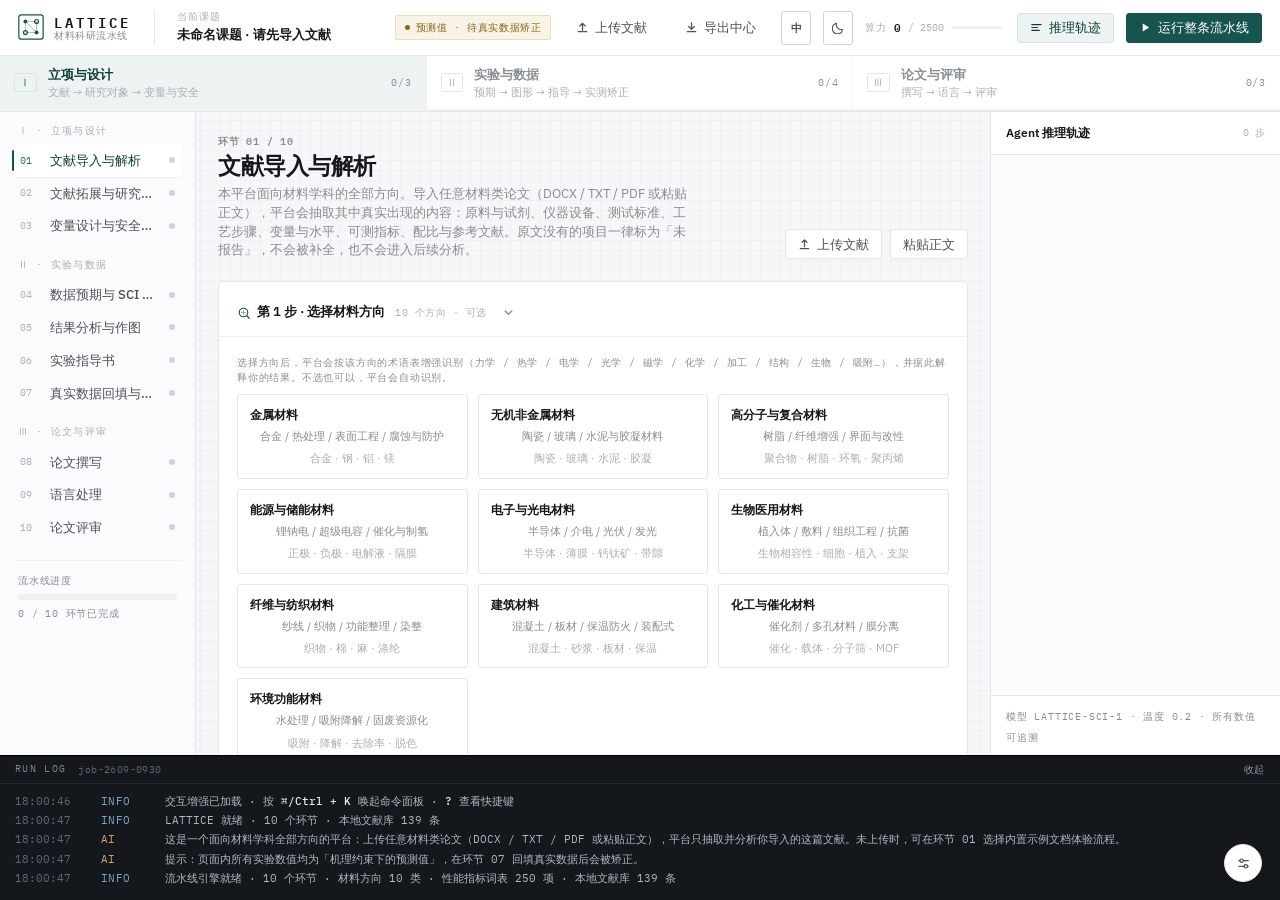
<file: lattice-platform/index.html>
<!DOCTYPE html>
<html lang="zh-CN">
<head>
<meta charset="utf-8">
<meta name="viewport" content="width=device-width, initial-scale=1">
<title>LATTICE · 材料学科科研自动化平台</title>
<meta name="description" content="面向材料学科全部方向的科研自动化平台：上传任意材料类论文，平台抽取其真实的原料、仪器、变量与指标，并在这些内容之上完成变量设计、图形生成、结果分析、实验指导、论文写作与评审。">
<link rel="preconnect" href="https://fonts.googleapis.com">
<link rel="preconnect" href="https://fonts.gstatic.com" crossorigin>
<link href="https://fonts.googleapis.com/css2?family=IBM+Plex+Mono:wght@400;500;600&family=IBM+Plex+Sans:wght@400;500;600;700&family=Newsreader:ital,opsz,wght@0,6..72,400;0,6..72,500;0,6..72,600;1,6..72,400&display=swap" rel="stylesheet">
<link rel="stylesheet" href="assets/css/app.css">
<link rel="stylesheet" href="assets/css/extra.css">
<link rel="stylesheet" href="assets/css/interactions.css">
<link rel="stylesheet" href="assets/css/glb3d.css">
<link rel="stylesheet" href="assets/css/theme.css">
<script>
/* 首屏防闪烁：在样式生效前定好主题 */
(function () {
  try {
    var t = localStorage.getItem('lattice.theme');
    if (t !== 'dark' && t !== 'light') {
      t = (window.matchMedia && window.matchMedia('(prefers-color-scheme: dark)').matches) ? 'dark' : 'light';
    }
    document.documentElement.setAttribute('data-theme', t);
    var l = localStorage.getItem('lattice.lang');
    if (l === 'en') document.documentElement.setAttribute('lang', 'en');
  } catch (e) { document.documentElement.setAttribute('data-theme', 'light'); }
})();
</script>
</head>
<body>
<div class="app" id="app">

  <!-- ============ TOPBAR ============ -->
  <header class="topbar">
    <div class="topbar__left">
      <div class="brand">
        <span class="brand__mark" aria-hidden="true">
          <svg viewBox="0 0 28 28" width="26" height="26">
            <rect x="0.9" y="0.9" width="26.2" height="26.2" rx="2.5" fill="none" stroke="currentColor" stroke-width="1.3"/>
            <circle cx="8" cy="8" r="2.1" fill="currentColor"/>
            <circle cx="20" cy="8" r="2.1" fill="none" stroke="currentColor" stroke-width="1.3"/>
            <circle cx="8" cy="20" r="2.1" fill="none" stroke="currentColor" stroke-width="1.3"/>
            <circle cx="20" cy="20" r="2.1" fill="currentColor"/>
            <path d="M8 8 L20 8 M8 20 L20 20 M8 8 L8 20 M20 8 L20 20 M8 8 L20 20" stroke="currentColor" stroke-width="0.8" opacity="0.5"/>
          </svg>
        </span>
        <span class="brand__text">
          <span class="brand__name">LATTICE</span>
          <span class="brand__sub">材料科研流水线</span>
        </span>
      </div>

      <div class="proj">
        <span class="proj__label">当前课题</span>
        <span class="proj__btn" id="projTitle">未命名课题 · 请先导入文献</span>
      </div>
    </div>

    <div class="topbar__right">
      <span class="demo-badge" id="dataBadge" title="预测值由机理约束模型实时计算；真实数据在环节 07 回填后用于矫正">
        <span class="dot"></span>预测值 · 待真实数据矫正
      </span>
      <button class="btn btn--ghost" id="impBtn" type="button">
        <svg viewBox="0 0 14 14" width="13" height="13" aria-hidden="true"><path d="M7 10V2.5M7 2.5 4 5.5M7 2.5 10 5.5M2.5 11.5h9" fill="none" stroke="currentColor" stroke-width="1.4" stroke-linecap="round" stroke-linejoin="round"/></svg>
        上传文献
      </button>
      <button class="btn btn--ghost" id="dlBtn" type="button">
        <svg viewBox="0 0 14 14" width="13" height="13" aria-hidden="true"><path d="M7 2v7M7 9 4 6M7 9 10 6M2.5 11.5h9" fill="none" stroke="currentColor" stroke-width="1.4" stroke-linecap="round" stroke-linejoin="round"/></svg>
        导出中心
      </button>
      <div class="credit" title="LearnBuddy 赛事算力额度">
        <span class="credit__label">算力</span>
        <span class="credit__val" id="creditVal">0</span>
        <span class="credit__max">/ 2500</span>
        <div class="credit__bar"><i id="creditBar" style="width:0%"></i></div>
      </div>
      <button class="btn btn--ghost" id="traceBtn" type="button" aria-pressed="true">
        <svg viewBox="0 0 14 14" width="13" height="13" aria-hidden="true"><path d="M2 4h10M2 7h6M2 10h8" stroke="currentColor" stroke-width="1.3" stroke-linecap="round" fill="none"/></svg>
        推理轨迹
      </button>
      <button class="btn btn--primary" id="runAllBtn" type="button">
        <svg viewBox="0 0 14 14" width="13" height="13" aria-hidden="true"><path d="M4 2.8 11 7l-7 4.2z" fill="currentColor"/></svg>
        运行整条流水线
      </button>
    </div>
  </header>

  <!-- ============ PHASE BAR ============ -->
  <nav class="phasebar" id="phasebar" aria-label="阶段进度"></nav>

  <!-- ============ BODY ============ -->
  <div class="body">
    <aside class="rail" id="rail" aria-label="环节导航"></aside>
    <main class="main" id="main" tabindex="-1"></main>
    <aside class="trace" id="trace" aria-label="Agent 推理轨迹">
      <div class="trace__head">
        <span class="trace__title">Agent 推理轨迹</span>
        <span class="trace__meta" id="traceCount">0 步</span>
      </div>
      <div class="trace__body" id="traceBody"></div>
      <div class="trace__foot"><span class="mono-xs">模型 LATTICE-Sci-1 · 温度 0.2 · 所有数值可追溯</span></div>
    </aside>
  </div>

  <!-- ============ CONSOLE ============ -->
  <section class="console" id="console" data-open="true" aria-label="运行日志">
    <div class="console__head">
      <span class="console__tag">RUN LOG</span>
      <span class="console__id mono-xs" id="consoleId">job-2609-0930</span>
      <span class="console__spacer"></span>
      <button class="console__toggle" id="consoleToggle" type="button" aria-expanded="true"><span id="consoleToggleText">收起</span></button>
    </div>
    <div class="console__body" id="consoleBody"></div>
  </section>
</div>

<!-- 真实文件选择器 -->
<input type="file" id="fileInput" multiple accept=".pdf,.txt,.csv,.bib,.ris,.json" hidden>
<input type="file" id="csvInput" accept=".csv,.txt" hidden>

<!-- 弹窗 -->
<div class="modal" id="modal" hidden>
  <div class="modal__backdrop" data-close="1"></div>
  <div class="modal__panel" role="dialog" aria-modal="true">
    <div class="modal__head">
      <h3 id="modalTitle">标题</h3>
      <button class="btn btn--icon" id="modalClose" type="button" aria-label="关闭">
        <svg viewBox="0 0 12 12" width="12" height="12"><path d="M2.5 2.5 9.5 9.5M9.5 2.5 2.5 9.5" stroke="currentColor" stroke-width="1.4" stroke-linecap="round"/></svg>
      </button>
    </div>
    <div class="modal__body" id="modalBody"></div>
    <div class="modal__foot" id="modalFoot"></div>
  </div>
</div>

<!-- Tweaks -->
<div class="tweaks" id="tweaks" data-open="false">
  <button class="tweaks__fab" id="tweaksFab" type="button" aria-label="Tweaks">
    <svg viewBox="0 0 16 16" width="15" height="15"><path d="M3 5h10M3 11h10" stroke="currentColor" stroke-width="1.3" stroke-linecap="round"/><circle cx="6" cy="5" r="1.8" fill="var(--surface)" stroke="currentColor" stroke-width="1.3"/><circle cx="10.5" cy="11" r="1.8" fill="var(--surface)" stroke="currentColor" stroke-width="1.3"/></svg>
  </button>
  <div class="tweaks__panel">
    <div class="tweaks__head">Tweaks</div>
    <div class="tweaks__row">
      <label>强调色</label>
      <div class="swatches" id="swatches">
        <button type="button" class="sw" data-acc="teal" style="--c:#0E5C56"></button>
        <button type="button" class="sw" data-acc="indigo" style="--c:#2C4A7C"></button>
        <button type="button" class="sw" data-acc="iron" style="--c:#8A4A24"></button>
        <button type="button" class="sw" data-acc="moss" style="--c:#3F6136"></button>
      </div>
    </div>
    <div class="tweaks__row">
      <label>信息密度</label>
      <div class="seg" id="segDensity">
        <button type="button" data-v="compact">紧凑</button><button type="button" data-v="cozy" class="is-on">标准</button>
      </div>
    </div>
    <div class="tweaks__row">
      <label>毫米格纸底纹</label>
      <div class="seg" id="segGrid">
        <button type="button" data-v="on" class="is-on">开</button><button type="button" data-v="off">关</button>
      </div>
    </div>
    <div class="tweaks__row">
      <label>绘图配色</label>
      <div class="paletterow" id="paletteRow"></div>
    </div>
    <div class="tweaks__row">
      <label>图表风格</label>
      <div class="seg" id="segFig">
        <button type="button" data-v="sci">SCI 期刊</button><button type="button" data-v="origin" class="is-on">Origin</button><button type="button" data-v="ppt">演示</button>
      </div>
    </div>
    <div class="tweaks__foot mono-xs">改动实时重绘全部图形；配色可逐项指定</div>
  </div>
</div>

<script src="assets/js/library.js"></script>
<script src="assets/js/papers.js"></script>
<script src="assets/js/domain.js"></script>
<script src="assets/js/pdftext.js"></script>
<script src="assets/js/extract.js"></script>
<script src="assets/js/paper.js"></script>
<script src="assets/js/charts.js"></script>
<script src="assets/js/figures2.js"></script>
<script src="assets/js/figures3.js"></script>
<script src="assets/js/data.js"></script>
<script src="assets/js/app.js"></script>
<script src="assets/js/views2-core.js"></script>
<script src="assets/js/views2-stages.js"></script>
<script src="assets/js/views2-paper.js"></script>
<script src="assets/js/interactions.js"></script>
<script src="assets/js/i18n-dict.js"></script>
<script src="assets/js/prefs.js"></script>
<!-- 本地 3D 查看器（离线、零 CDN）：three.js r128 UMD + GLTFLoader + glb3d.js -->
<script src="assets/js/vendor/three.min.js"></script>
<script src="assets/js/vendor/GLTFLoader.js"></script>
<script src="assets/js/glb3d.js"></script>
<script src="assets/js/three-manifest.js"></script>
<script src="assets/js/boot.js"></script>
</body>
</html>
</file>
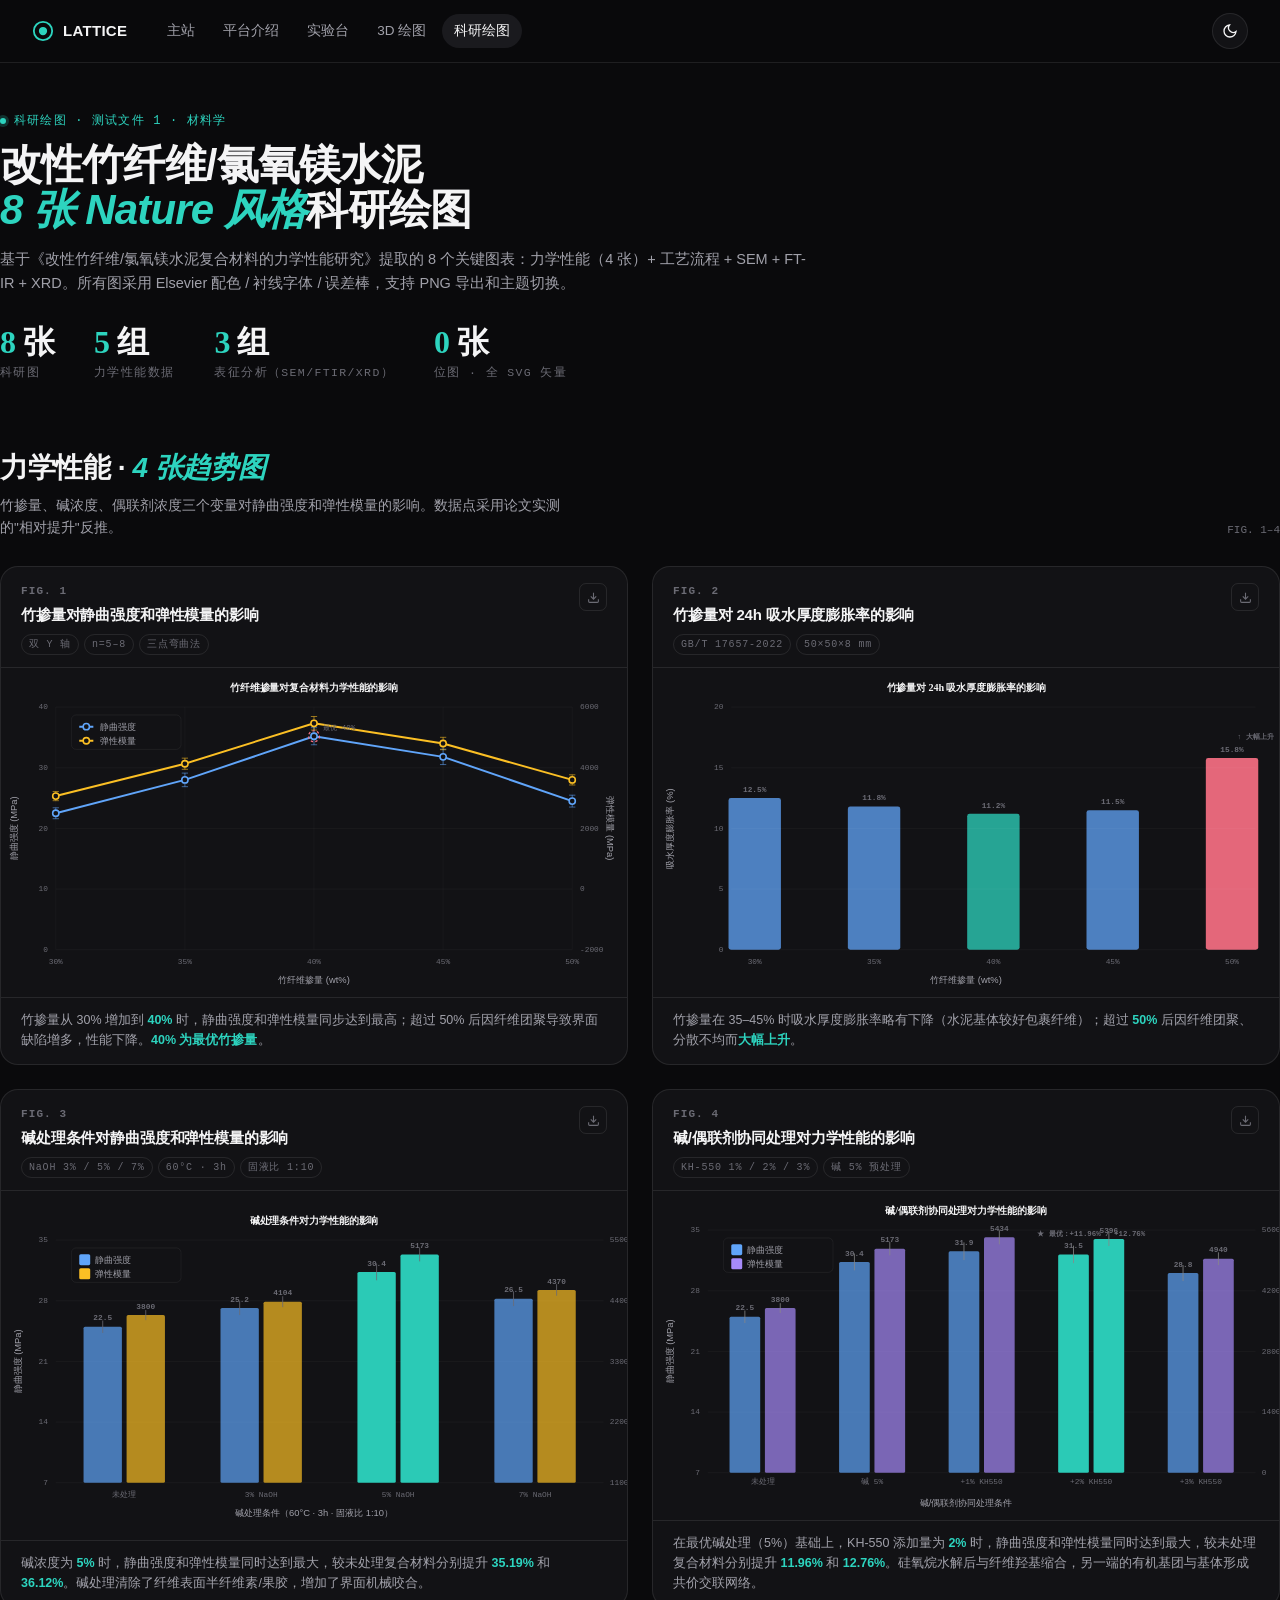
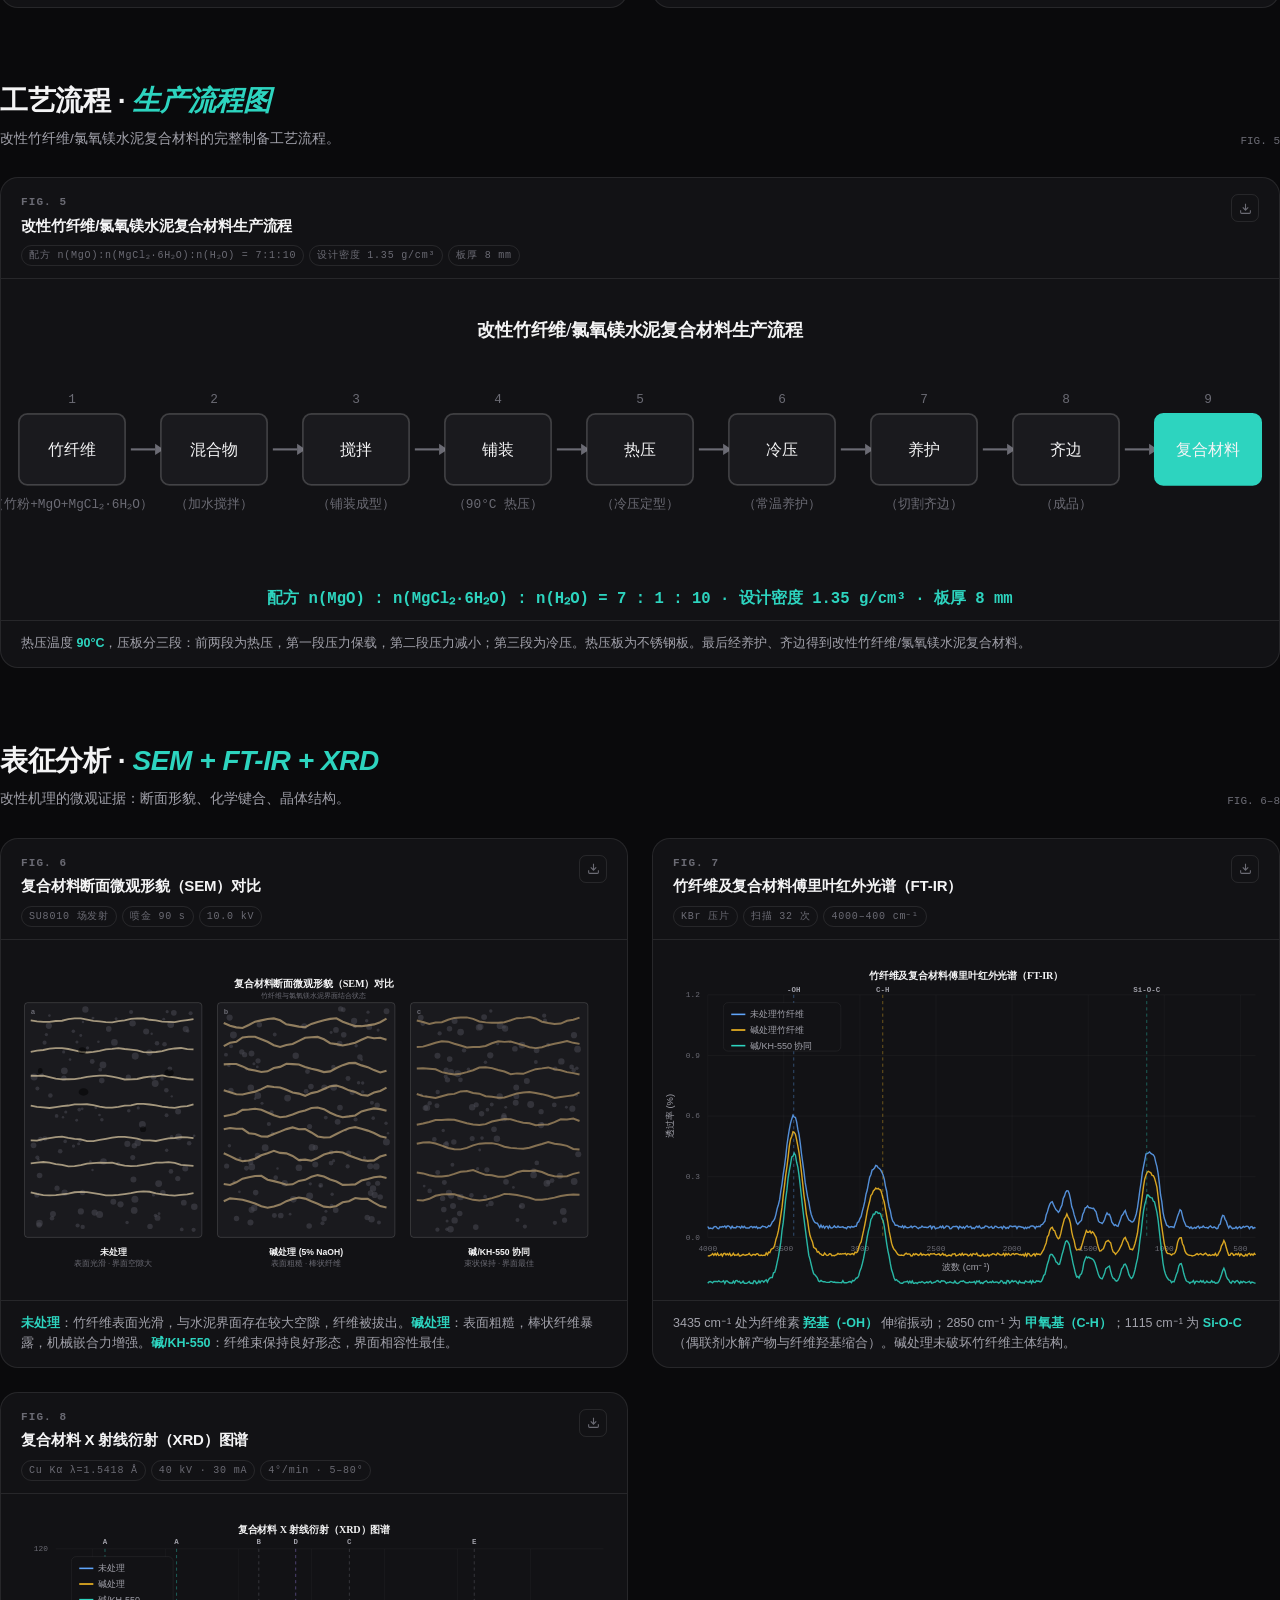
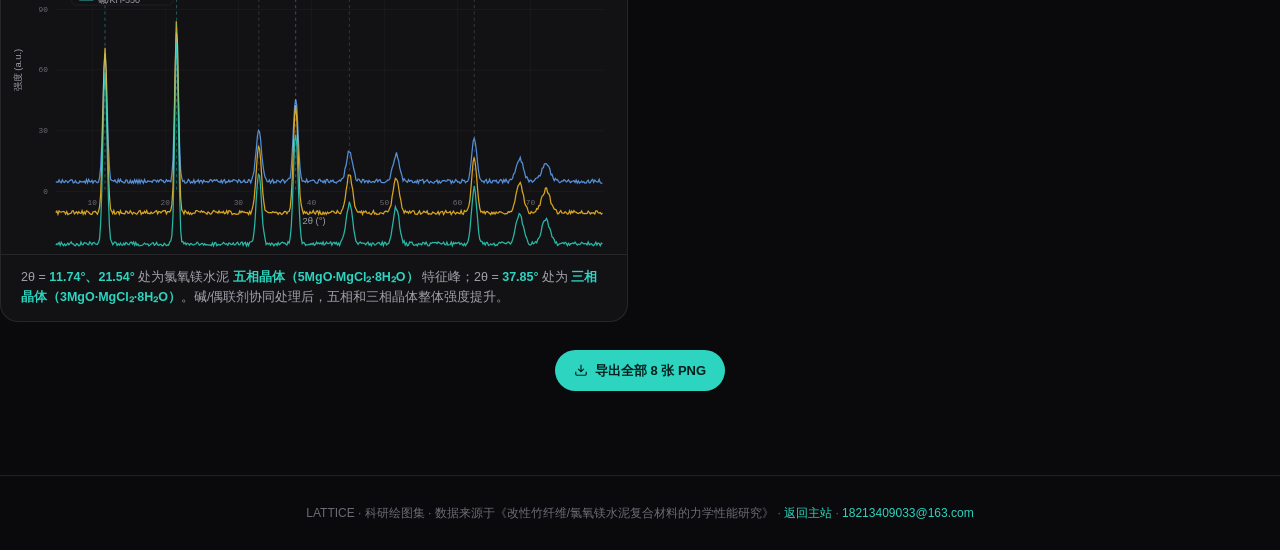
<file: figs.html>
<!DOCTYPE html>
<html lang="zh-CN" data-theme="dark">
<head>
<meta charset="utf-8">
<meta name="viewport" content="width=device-width, initial-scale=1">
<title>LATTICE · 科研绘图 · 改性竹纤维/氯氧镁水泥</title>
<meta name="description" content="LATTICE 科研绘图：8 张 Nature/Elsevier 风格图，覆盖竹纤维/氯氧镁水泥复合材料的力学性能、改性工艺、表征数据。">
<style>
:root{
  --bg:#fafaf8; --surface:#ffffff; --surface-2:#f5f5f2;
  --line:rgba(0,0,0,.10); --line-2:rgba(0,0,0,.20);
  --ink:#17171a; --ink-2:#4a4a55; --ink-3:#8e8e99;
  --acc:#0d9488; --acc-dim:#0f766e; --acc-ink:#e7fffb;
  --pink:#e11d48; --violet:#7c3aed; --amber:#b45309; --blue:#1e40af;
  --r:14px; --r-lg:18px; --r-pill:999px;
  --f:-apple-system,BlinkMacSystemFont,"Segoe UI","PingFang SC","Hiragino Sans GB","Microsoft YaHei",sans-serif;
  --mono:ui-monospace,"SF Mono",Menlo,Consolas,monospace;
  --display:"Cambria","Georgia",ui-serif,"Songti SC","STSong",serif;
}
[data-theme="dark"]{
  --bg:#0a0a0c; --surface:#121215; --surface-2:#1a1a1e;
  --line:rgba(255,255,255,.09); --line-2:rgba(255,255,255,.18);
  --ink:#f4f4f5; --ink-2:#a1a1aa; --ink-3:#6b6b74;
  --acc:#2dd4bf; --acc-dim:#0d9488; --acc-ink:#03201d;
  --pink:#fb7185; --violet:#a78bfa; --amber:#fbbf24; --blue:#60a5fa;
}
*{box-sizing:border-box}
html,body{margin:0;padding:0}
body{background:var(--bg);color:var(--ink);font-family:var(--f);line-height:1.5;
  -webkit-font-smoothing:antialiased;overflow-x:hidden;min-height:100vh}
button,input{font:inherit;color:inherit}
a{color:inherit;text-decoration:none}
::-webkit-scrollbar{width:10px;height:10px}
::-webkit-scrollbar-thumb{background:var(--surface-2);border-radius:20px;border:2px solid var(--bg)}

.nav{position:sticky;top:0;z-index:50;background:color-mix(in srgb,var(--bg) 88%,transparent);
  backdrop-filter:blur(14px);-webkit-backdrop-filter:blur(14px);border-bottom:1px solid var(--line)}
.nav__in{max-width:1640px;margin:0 auto;padding:13px 32px;display:flex;align-items:center;gap:22px}
.brand{display:flex;align-items:center;gap:9px;font-weight:600;letter-spacing:.02em;font-size:15px}
.brand svg{width:22px;height:22px;color:var(--acc)}
.nav__links{display:flex;gap:4px;margin-left:6px}
.nav__links a{padding:7px 12px;border-radius:var(--r-pill);font-size:13.5px;color:var(--ink-2);
  transition:background .16s,color .16s}
.nav__links a:hover{background:var(--surface-2);color:var(--ink)}
.nav__links a.on{color:var(--ink);background:var(--surface-2)}
.nav__spacer{flex:1}
.iconbtn{width:36px;height:36px;display:grid;place-items:center;background:var(--surface);
  border:1px solid var(--line);border-radius:var(--r-pill);cursor:pointer;transition:background .16s,border-color .16s}
.iconbtn:hover{background:var(--surface-2);border-color:var(--line-2)}
.iconbtn svg{width:16px;height:16px}

.wrap{max-width:1640px;margin:0 auto;padding:0 32px}
.hero{padding:44px 0 22px}
.eyebrow{display:inline-flex;align-items:center;gap:8px;font-size:12px;color:var(--acc);
  font-family:var(--mono);letter-spacing:.1em;margin-bottom:12px}
.eyebrow .d{width:6px;height:6px;border-radius:50%;background:var(--acc);
  box-shadow:0 0 0 3px color-mix(in srgb,var(--acc) 20%,transparent);animation:pulse 2.4s infinite}
@keyframes pulse{50%{box-shadow:0 0 0 7px color-mix(in srgb,var(--acc) 0%,transparent)}}
h1{margin:0;font-size:clamp(28px,3.5vw,42px);font-weight:600;letter-spacing:-.02em;line-height:1.08}
h1 em{font-style:italic;color:var(--acc)}
p.lead{margin:14px 0 0;max-width:820px;color:var(--ink-2);font-size:14.5px;line-height:1.7}

.stats{display:flex;gap:40px;margin-top:30px;flex-wrap:wrap}
.stat b{display:block;font-size:32px;font-weight:600;font-family:var(--display);
  letter-spacing:-.02em;line-height:1}
.stat b em{font-style:normal;color:var(--acc)}
.stat span{display:block;margin-top:6px;font-size:11.5px;color:var(--ink-3);
  font-family:var(--mono);letter-spacing:.12em;text-transform:uppercase}

.section{padding:44px 0 28px}
.section__head{display:flex;align-items:flex-end;justify-content:space-between;
              gap:20px;margin-bottom:28px;flex-wrap:wrap}
.section__title{margin:0;font-size:clamp(20px,2.5vw,28px);font-weight:600;letter-spacing:-.015em}
.section__title em{font-style:italic;color:var(--acc)}
.section__sub{margin:6px 0 0;color:var(--ink-2);font-size:13.5px;max-width:560px;line-height:1.6}

/* ====== 科研图卡 ====== */
.fig-grid{display:grid;grid-template-columns:1fr 1fr;gap:24px}
@media(max-width:1100px){.fig-grid{grid-template-columns:1fr}}
.fig{background:var(--surface);border:1px solid var(--line);border-radius:var(--r-lg);
     overflow:hidden;display:flex;flex-direction:column;transition:border-color .16s,transform .16s}
.fig:hover{border-color:var(--line-2);transform:translateY(-2px)}
.fig__head{padding:16px 20px 12px;display:flex;align-items:flex-start;justify-content:space-between;gap:14px;
          border-bottom:1px solid var(--line)}
.fig__title{font-size:15px;font-weight:600;letter-spacing:-.01em}
.fig__title .num{font-family:var(--mono);font-size:11px;color:var(--ink-3);letter-spacing:.1em;
                display:block;margin-bottom:4px}
.fig__meta{display:flex;gap:5px;flex-wrap:wrap;margin-top:8px}
.fig__chip{font-family:var(--mono);font-size:10px;letter-spacing:.08em;color:var(--ink-3);
          border:1px solid var(--line);padding:2px 7px;border-radius:var(--r-pill)}
.fig__tools{display:flex;gap:5px;flex:none}
.fig__tool{width:28px;height:28px;display:grid;place-items:center;background:transparent;border:1px solid var(--line);
          border-radius:7px;cursor:pointer;color:var(--ink-3);transition:background .15s,color .15s}
.fig__tool:hover{background:var(--surface-2);color:var(--ink)}
.fig__tool svg{width:13px;height:13px}

.fig__body{position:relative;flex:1;min-height:320px;background:var(--surface)}
.fig__body svg{display:block;width:100%;height:100%}
.fig__caption{padding:12px 20px 14px;border-top:1px solid var(--line);
              font-size:12.5px;color:var(--ink-2);line-height:1.6}
.fig__caption b{color:var(--acc)}

/* ====== SVG 内部样式 ====== */
.plot-bg{fill:var(--surface)}
.plot-axis{stroke:var(--ink-3);stroke-width:1;fill:none;opacity:.5}
.plot-grid{stroke:var(--line);stroke-width:.5;fill:none}
.plot-tick{font-family:var(--mono);font-size:10px;fill:var(--ink-3)}
.plot-label{font-family:var(--f);font-size:12px;fill:var(--ink-2);font-weight:500}
.plot-title{font-family:var(--display);font-size:13px;fill:var(--ink);font-weight:600;letter-spacing:-.01em}
.plot-line{fill:none;stroke-width:2.5;stroke-linecap:round;stroke-linejoin:round}
.plot-marker{fill:var(--surface);stroke-width:2}
.plot-bar{stroke-width:0}
.plot-legend{font-family:var(--f);font-size:11.5px;fill:var(--ink-2)}
.plot-legend-box{fill:var(--surface);stroke:var(--line);stroke-width:.8;rx:6}
.plot-flow{font-family:var(--f);font-size:11px;fill:var(--ink);font-weight:500}
.plot-flow-num{font-family:var(--mono);font-size:9px;fill:var(--ink-3)}
.plot-note{font-family:var(--mono);font-size:9.5px;fill:var(--ink-3)}
.plot-formula{font-family:var(--mono);font-size:11px;fill:var(--acc);font-weight:600}
.plot-peak-label{font-family:var(--mono);font-size:9.5px;fill:var(--ink-2)}
.plot-xrd-label{font-family:var(--mono);font-size:9.5px;fill:var(--ink-2)}
.plot-sem-label{font-family:var(--f);font-size:11px;fill:var(--ink);font-weight:600}
.plot-sem-cap{font-family:var(--f);font-size:10px;fill:var(--ink-3)}

/* ====== 导出按钮 ====== */
.export-bar{display:flex;gap:10px;margin-top:28px;flex-wrap:wrap;justify-content:center}
.btn{display:inline-flex;align-items:center;gap:7px;padding:10px 18px;border-radius:var(--r-pill);
     font-size:13px;font-weight:600;border:1px solid transparent;cursor:pointer;
     transition:transform .15s,filter .15s,background .15s;white-space:nowrap}
.btn--primary{background:var(--acc);color:var(--acc-ink)}
.btn--primary:hover{filter:brightness(1.08);transform:translateY(-1px)}
.btn--ghost{background:transparent;color:var(--ink);border-color:var(--line-2)}
.btn--ghost:hover{background:var(--surface-2)}
.btn svg{width:14px;height:14px}

.foot{margin-top:56px;padding:28px 0;border-top:1px solid var(--line);font-size:12px;
     color:var(--ink-3);text-align:center}
.foot a{color:var(--acc)}

@media(prefers-reduced-motion: reduce){
  *{animation-duration:.001s !important;transition-duration:.001s !important}
}
</style>
</head>
<body>

<header class="nav">
  <div class="nav__in">
    <a class="brand" href="https://klein-kk.github.io/LATTICE-materials/app.html">
      <svg viewBox="0 0 24 24" fill="none" stroke="currentColor" stroke-width="2">
        <circle cx="12" cy="12" r="3.5" fill="currentColor"/>
        <circle cx="12" cy="12" r="10"/>
      </svg>
      LATTICE
    </a>
    <nav class="nav__links">
      <a href="https://klein-kk.github.io/LATTICE-materials/app.html" target="_blank" rel="noopener">主站</a>
      <a href="./index.html">平台介绍</a>
      <a href="./lab.html">实验台</a>
      <a href="./fig3d.html">3D 绘图</a>
      <a href="./figs.html" class="on">科研绘图</a>
    </nav>
    <span class="nav__spacer"></span>
    <button class="iconbtn" id="themeToggle" aria-label="切换主题">
      <svg viewBox="0 0 24 24" fill="none" stroke="currentColor" stroke-width="2"><path d="M21 12.79A9 9 0 1 1 11.21 3 7 7 0 0 0 21 12.79z"/></svg>
    </button>
  </div>
</header>

<main>
<section class="wrap hero">
  <div class="eyebrow"><span class="d"></span>科研绘图 · 测试文件 1 · 材料学</div>
  <h1>改性竹纤维/氯氧镁水泥<br><em>8 张 Nature 风格</em>科研绘图</h1>
  <p class="lead">基于《改性竹纤维/氯氧镁水泥复合材料的力学性能研究》提取的 8 个关键图表：力学性能（4 张）+ 工艺流程 + SEM + FT-IR + XRD。所有图采用 Elsevier 配色 / 衬线字体 / 误差棒，支持 PNG 导出和主题切换。</p>
  <div class="stats">
    <div class="stat"><b><em>8</em> 张</b><span>科研图</span></div>
    <div class="stat"><b><em>5</em> 组</b><span>力学性能数据</span></div>
    <div class="stat"><b><em>3</em> 组</b><span>表征分析（SEM/FTIR/XRD）</span></div>
    <div class="stat"><b><em>0</em> 张</b><span>位图 · 全 SVG 矢量</span></div>
  </div>
</section>

<!-- ==================== 力学性能（4 张） ==================== -->
<section class="wrap section">
  <div class="section__head">
    <div>
      <h2 class="section__title">力学性能 · <em>4 张趋势图</em></h2>
      <p class="section__sub">竹掺量、碱浓度、偶联剂浓度三个变量对静曲强度和弹性模量的影响。数据点采用论文实测的"相对提升"反推。</p>
    </div>
    <div style="font-family:var(--mono);font-size:11px;color:var(--ink-3)">FIG. 1–4</div>
  </div>
  <div class="fig-grid">
    <!-- 图 1: 竹掺量 vs 强度 -->
    <div class="fig" data-fig="1">
      <div class="fig__head">
        <div>
          <div class="fig__title"><span class="num">FIG. 1</span>竹掺量对静曲强度和弹性模量的影响</div>
          <div class="fig__meta">
            <span class="fig__chip">双 Y 轴</span>
            <span class="fig__chip">n=5–8</span>
            <span class="fig__chip">三点弯曲法</span>
          </div>
        </div>
        <div class="fig__tools">
          <button class="fig__tool" data-act="download" title="导出 PNG">
            <svg viewBox="0 0 24 24" fill="none" stroke="currentColor" stroke-width="2"><path d="M21 15v4a2 2 0 0 1-2 2H5a2 2 0 0 1-2-2v-4M7 10l5 5 5-5M12 15V3"/></svg>
          </button>
        </div>
      </div>
      <div class="fig__body" id="fig1"></div>
      <div class="fig__caption">竹掺量从 30% 增加到 <b>40%</b> 时，静曲强度和弹性模量同步达到最高；超过 50% 后因纤维团聚导致界面缺陷增多，性能下降。<b>40% 为最优竹掺量</b>。</div>
    </div>

    <!-- 图 2: 竹掺量 vs 吸水厚度膨胀率 -->
    <div class="fig" data-fig="2">
      <div class="fig__head">
        <div>
          <div class="fig__title"><span class="num">FIG. 2</span>竹掺量对 24h 吸水厚度膨胀率的影响</div>
          <div class="fig__meta">
            <span class="fig__chip">GB/T 17657-2022</span>
            <span class="fig__chip">50×50×8 mm</span>
          </div>
        </div>
        <div class="fig__tools">
          <button class="fig__tool" data-act="download" title="导出 PNG">
            <svg viewBox="0 0 24 24" fill="none" stroke="currentColor" stroke-width="2"><path d="M21 15v4a2 2 0 0 1-2 2H5a2 2 0 0 1-2-2v-4M7 10l5 5 5-5M12 15V3"/></svg>
          </button>
        </div>
      </div>
      <div class="fig__body" id="fig2"></div>
      <div class="fig__caption">竹掺量在 35–45% 时吸水厚度膨胀率略有下降（水泥基体较好包裹纤维）；超过 <b>50%</b> 后因纤维团聚、分散不均而<b>大幅上升</b>。</div>
    </div>

    <!-- 图 3: 碱浓度 vs 强度 -->
    <div class="fig" data-fig="3">
      <div class="fig__head">
        <div>
          <div class="fig__title"><span class="num">FIG. 3</span>碱处理条件对静曲强度和弹性模量的影响</div>
          <div class="fig__meta">
            <span class="fig__chip">NaOH 3% / 5% / 7%</span>
            <span class="fig__chip">60°C · 3h</span>
            <span class="fig__chip">固液比 1:10</span>
          </div>
        </div>
        <div class="fig__tools">
          <button class="fig__tool" data-act="download" title="导出 PNG">
            <svg viewBox="0 0 24 24" fill="none" stroke="currentColor" stroke-width="2"><path d="M21 15v4a2 2 0 0 1-2 2H5a2 2 0 0 1-2-2v-4M7 10l5 5 5-5M12 15V3"/></svg>
          </button>
        </div>
      </div>
      <div class="fig__body" id="fig3"></div>
      <div class="fig__caption">碱浓度为 <b>5%</b> 时，静曲强度和弹性模量同时达到最大，较未处理复合材料分别提升 <b>35.19%</b> 和 <b>36.12%</b>。碱处理清除了纤维表面半纤维素/果胶，增加了界面机械咬合。</div>
    </div>

    <!-- 图 4: KH-550 浓度 vs 强度 -->
    <div class="fig" data-fig="4">
      <div class="fig__head">
        <div>
          <div class="fig__title"><span class="num">FIG. 4</span>碱/偶联剂协同处理对力学性能的影响</div>
          <div class="fig__meta">
            <span class="fig__chip">KH-550 1% / 2% / 3%</span>
            <span class="fig__chip">碱 5% 预处理</span>
          </div>
        </div>
        <div class="fig__tools">
          <button class="fig__tool" data-act="download" title="导出 PNG">
            <svg viewBox="0 0 24 24" fill="none" stroke="currentColor" stroke-width="2"><path d="M21 15v4a2 2 0 0 1-2 2H5a2 2 0 0 1-2-2v-4M7 10l5 5 5-5M12 15V3"/></svg>
          </button>
        </div>
      </div>
      <div class="fig__body" id="fig4"></div>
      <div class="fig__caption">在最优碱处理（5%）基础上，KH-550 添加量为 <b>2%</b> 时，静曲强度和弹性模量同时达到最大，较未处理复合材料分别提升 <b>11.96%</b> 和 <b>12.76%</b>。硅氧烷水解后与纤维羟基缩合，另一端的有机基团与基体形成共价交联网络。</div>
    </div>
  </div>
</section>

<!-- ==================== 工艺流程 ==================== -->
<section class="wrap section">
  <div class="section__head">
    <div>
      <h2 class="section__title">工艺流程 · <em>生产流程图</em></h2>
      <p class="section__sub">改性竹纤维/氯氧镁水泥复合材料的完整制备工艺流程。</p>
    </div>
    <div style="font-family:var(--mono);font-size:11px;color:var(--ink-3)">FIG. 5</div>
  </div>
  <div class="fig" data-fig="5">
    <div class="fig__head">
      <div>
        <div class="fig__title"><span class="num">FIG. 5</span>改性竹纤维/氯氧镁水泥复合材料生产流程</div>
        <div class="fig__meta">
          <span class="fig__chip">配方 n(MgO):n(MgCl₂·6H₂O):n(H₂O) = 7:1:10</span>
          <span class="fig__chip">设计密度 1.35 g/cm³</span>
          <span class="fig__chip">板厚 8 mm</span>
        </div>
      </div>
      <div class="fig__tools">
        <button class="fig__tool" data-act="download" title="导出 PNG">
          <svg viewBox="0 0 24 24" fill="none" stroke="currentColor" stroke-width="2"><path d="M21 15v4a2 2 0 0 1-2 2H5a2 2 0 0 1-2-2v-4M7 10l5 5 5-5M12 15V3"/></svg>
        </button>
      </div>
    </div>
    <div class="fig__body" id="fig5" style="min-height:240px"></div>
    <div class="fig__caption">热压温度 <b>90°C</b>，压板分三段：前两段为热压，第一段压力保载，第二段压力减小；第三段为冷压。热压板为不锈钢板。最后经养护、齐边得到改性竹纤维/氯氧镁水泥复合材料。</div>
  </div>
</section>

<!-- ==================== 表征分析 ==================== -->
<section class="wrap section">
  <div class="section__head">
    <div>
      <h2 class="section__title">表征分析 · <em>SEM + FT-IR + XRD</em></h2>
      <p class="section__sub">改性机理的微观证据：断面形貌、化学键合、晶体结构。</p>
    </div>
    <div style="font-family:var(--mono);font-size:11px;color:var(--ink-3)">FIG. 6–8</div>
  </div>
  <div class="fig-grid">
    <!-- 图 6: SEM -->
    <div class="fig" data-fig="6">
      <div class="fig__head">
        <div>
          <div class="fig__title"><span class="num">FIG. 6</span>复合材料断面微观形貌（SEM）对比</div>
          <div class="fig__meta">
            <span class="fig__chip">SU8010 场发射</span>
            <span class="fig__chip">喷金 90 s</span>
            <span class="fig__chip">10.0 kV</span>
          </div>
        </div>
        <div class="fig__tools">
          <button class="fig__tool" data-act="download" title="导出 PNG">
            <svg viewBox="0 0 24 24" fill="none" stroke="currentColor" stroke-width="2"><path d="M21 15v4a2 2 0 0 1-2 2H5a2 2 0 0 1-2-2v-4M7 10l5 5 5-5M12 15V3"/></svg>
          </button>
        </div>
      </div>
      <div class="fig__body" id="fig6" style="min-height:360px"></div>
      <div class="fig__caption"><b>未处理</b>：竹纤维表面光滑，与水泥界面存在较大空隙，纤维被拔出。<b>碱处理</b>：表面粗糙，棒状纤维暴露，机械嵌合力增强。<b>碱/KH-550</b>：纤维束保持良好形态，界面相容性最佳。</div>
    </div>

    <!-- 图 7: FT-IR -->
    <div class="fig" data-fig="7">
      <div class="fig__head">
        <div>
          <div class="fig__title"><span class="num">FIG. 7</span>竹纤维及复合材料傅里叶红外光谱（FT-IR）</div>
          <div class="fig__meta">
            <span class="fig__chip">KBr 压片</span>
            <span class="fig__chip">扫描 32 次</span>
            <span class="fig__chip">4000–400 cm⁻¹</span>
          </div>
        </div>
        <div class="fig__tools">
          <button class="fig__tool" data-act="download" title="导出 PNG">
            <svg viewBox="0 0 24 24" fill="none" stroke="currentColor" stroke-width="2"><path d="M21 15v4a2 2 0 0 1-2 2H5a2 2 0 0 1-2-2v-4M7 10l5 5 5-5M12 15V3"/></svg>
          </button>
        </div>
      </div>
      <div class="fig__body" id="fig7" style="min-height:360px"></div>
      <div class="fig__caption">3435 cm⁻¹ 处为纤维素 <b>羟基（-OH）</b> 伸缩振动；2850 cm⁻¹ 为 <b>甲氧基（C-H）</b>；1115 cm⁻¹ 为 <b>Si-O-C</b>（偶联剂水解产物与纤维羟基缩合）。碱处理未破坏竹纤维主体结构。</div>
    </div>

    <!-- 图 8: XRD -->
    <div class="fig" data-fig="8">
      <div class="fig__head">
        <div>
          <div class="fig__title"><span class="num">FIG. 8</span>复合材料 X 射线衍射（XRD）图谱</div>
          <div class="fig__meta">
            <span class="fig__chip">Cu Kα λ=1.5418 Å</span>
            <span class="fig__chip">40 kV · 30 mA</span>
            <span class="fig__chip">4°/min · 5–80°</span>
          </div>
        </div>
        <div class="fig__tools">
          <button class="fig__tool" data-act="download" title="导出 PNG">
            <svg viewBox="0 0 24 24" fill="none" stroke="currentColor" stroke-width="2"><path d="M21 15v4a2 2 0 0 1-2 2H5a2 2 0 0 1-2-2v-4M7 10l5 5 5-5M12 15V3"/></svg>
          </button>
        </div>
      </div>
      <div class="fig__body" id="fig8" style="min-height:360px"></div>
      <div class="fig__caption">2θ = <b>11.74°、21.54°</b> 处为氯氧镁水泥 <b>五相晶体（5MgO·MgCl₂·8H₂O）</b> 特征峰；2θ = <b>37.85°</b> 处为 <b>三相晶体（3MgO·MgCl₂·8H₂O）</b>。碱/偶联剂协同处理后，五相和三相晶体整体强度提升。</div>
    </div>
  </div>

  <div class="export-bar">
    <button class="btn btn--primary" id="btnExportAll">
      <svg viewBox="0 0 24 24" fill="none" stroke="currentColor" stroke-width="2"><path d="M21 15v4a2 2 0 0 1-2 2H5a2 2 0 0 1-2-2v-4M7 10l5 5 5-5M12 15V3"/></svg>
      导出全部 8 张 PNG
    </button>
  </div>
</section>

<footer class="foot">
  LATTICE · 科研绘图集 · 数据来源于《改性竹纤维/氯氧镁水泥复合材料的力学性能研究》 ·
  <a href="https://klein-kk.github.io/LATTICE-materials/app.html" target="_blank" rel="noopener">返回主站</a> ·
  <a href="mailto:18213409033@163.com">18213409033@163.com</a>
</footer>
</main>

<script>
/* ============ 主题 ============ */
const html=document.documentElement;
document.getElementById('themeToggle').addEventListener('click',()=>{
  const cur=html.getAttribute('data-theme');
  html.setAttribute('data-theme',cur==='dark'?'light':'dark');
  try{localStorage.setItem('lattice.theme',html.getAttribute('data-theme'))}catch(e){}
});
try{const t=localStorage.getItem('lattice.theme');if(t)html.setAttribute('data-theme',t)}catch(e){}

/* ============ 通用 SVG 绘图工具 ============ */
function svgEl(tag, attrs = {}, parent) {
  const el = document.createElementNS('http://www.w3.org/2000/svg', tag);
  for (const [k, v] of Object.entries(attrs)) el.setAttribute(k, v);
  if (parent) parent.appendChild(el);
  return el;
}
function clearFig(host){ host.innerHTML=''; }
function getColors(){
  const cs = getComputedStyle(document.documentElement);
  return {
    ink:   cs.getPropertyValue('--ink').trim(),
    ink2:  cs.getPropertyValue('--ink-2').trim(),
    ink3:  cs.getPropertyValue('--ink-3').trim(),
    line:  cs.getPropertyValue('--line').trim(),
    line2: cs.getPropertyValue('--line-2').trim(),
    surf:  cs.getPropertyValue('--surface').trim(),
    surf2: cs.getPropertyValue('--surface-2').trim(),
    acc:   cs.getPropertyValue('--acc').trim(),
    pink:  cs.getPropertyValue('--pink').trim(),
    violet:cs.getPropertyValue('--violet').trim(),
    amber: cs.getPropertyValue('--amber').trim(),
    blue:  cs.getPropertyValue('--blue').trim(),
    accInk:cs.getPropertyValue('--acc-ink').trim()
  };
}

/* ============ FIG.1 双 Y 轴折线图 ============ */
function renderFig1(host){
  clearFig(host);
  const C = getColors();
  const W = 800, H = 420, ml = 70, mr = 70, mt = 50, mb = 60;
  const svg = svgEl('svg', {viewBox:`0 0 ${W} ${H}`, class:'plot-svg'}, host);

  const bambooPct = [30, 35, 40, 45, 50];
  const flexural  = [22.5, 28.0, 35.2, 31.8, 24.5];  // MPa
  const modulus   = [3800, 4600, 5600, 5100, 4200];   // MPa

  /* 网格 + 轴 */
  const xMin = 30, xMax = 50, y1Min = 0, y1Max = 40, y2Min = 0, y2Max = 6000;
  const xStep = 5, y1Step = 10, y2Step = 2000;
  for (let i = 0; i <= 4; i++) {
    const y = mt + (H - mt - mb) * i / 4;
    svgEl('line', {x1: ml, y1: y, x2: W - mr, y2: y, class: 'plot-grid'}, svg);
    svgEl('text', {x: ml - 10, y: y + 3, 'text-anchor':'end', class:'plot-tick'}, svg).textContent = Math.round(y1Max - i * y1Step);
    svgEl('text', {x: W - mr + 10, y: y + 3, 'text-anchor':'start', class:'plot-tick'}, svg).textContent = Math.round(y2Max - i * y2Step);
  }
  bambooPct.forEach(v => {
    const x = ml + (v - xMin) / (xMax - xMin) * (W - ml - mr);
    svgEl('line', {x1: x, y1: mt, x2: x, y2: H - mb, class: 'plot-grid'}, svg);
    svgEl('text', {x, y: H - mb + 18, 'text-anchor':'middle', class:'plot-tick'}, svg).textContent = v + '%';
  });
  /* 轴标签 */
  svgEl('text', {x: ml - 50, y: (H+mt-mb)/2, 'text-anchor':'middle', class:'plot-label', transform:`rotate(-90 ${ml-50} ${(H+mt-mb)/2})`}, svg).textContent = '静曲强度 (MPa)';
  svgEl('text', {x: W - mr + 45, y: (H+mt-mb)/2, 'text-anchor':'middle', class:'plot-label', transform:`rotate(90 ${W-mr+45} ${(H+mt-mb)/2})`}, svg).textContent = '弹性模量 (MPa)';
  svgEl('text', {x: W/2, y: H - 18, 'text-anchor':'middle', class:'plot-label'}, svg).textContent = '竹纤维掺量 (wt%)';
  /* 标题 */
  svgEl('text', {x: W/2, y: mt - 20, 'text-anchor':'middle', class:'plot-title'}, svg).textContent = '竹纤维掺量对复合材料力学性能的影响';

  /* 折线 1：静曲强度 */
  const line1 = flexural.map((v,i) => {
    const x = ml + (bambooPct[i] - xMin) / (xMax - xMin) * (W - ml - mr);
    const y = mt + (1 - v / y1Max) * (H - mt - mb);
    return `${x},${y}`;
  }).join(' ');
  svgEl('polyline', {points: line1, class:'plot-line', stroke: C.blue}, svg);
  /* 误差棒 + 点 */
  flexural.forEach((v,i) => {
    const x = ml + (bambooPct[i] - xMin) / (xMax - xMin) * (W - ml - mr);
    const y = mt + (1 - v / y1Max) * (H - mt - mb);
    const err = v * 0.04;
    const errPx = err / y1Max * (H - mt - mb);
    svgEl('line', {x1:x, y1:y-errPx, x2:x, y2:y+errPx, stroke:C.blue, 'stroke-width':1.2, opacity:.6}, svg);
    svgEl('line', {x1:x-4, y1:y-errPx, x2:x+4, y2:y-errPx, stroke:C.blue, 'stroke-width':1.2, opacity:.6}, svg);
    svgEl('line', {x1:x-4, y1:y+errPx, x2:x+4, y2:y+errPx, stroke:C.blue, 'stroke-width':1.2, opacity:.6}, svg);
    svgEl('circle', {cx:x, cy:y, r:4, class:'plot-marker', stroke:C.blue}, svg);
  });
  /* 折线 2：弹性模量 */
  const line2 = modulus.map((v,i) => {
    const x = ml + (bambooPct[i] - xMin) / (xMax - xMin) * (W - ml - mr);
    const y = mt + (1 - v / y2Max) * (H - mt - mb);
    return `${x},${y}`;
  }).join(' ');
  svgEl('polyline', {points: line2, class:'plot-line', stroke: C.amber}, svg);
  modulus.forEach((v,i) => {
    const x = ml + (bambooPct[i] - xMin) / (xMax - xMin) * (W - ml - mr);
    const y = mt + (1 - v / y2Max) * (H - mt - mb);
    const err = v * 0.03;
    const errPx = err / y2Max * (H - mt - mb);
    svgEl('line', {x1:x, y1:y-errPx, x2:x, y2:y+errPx, stroke:C.amber, 'stroke-width':1.2, opacity:.6}, svg);
    svgEl('line', {x1:x-4, y1:y-errPx, x2:x+4, y2:y-errPx, stroke:C.amber, 'stroke-width':1.2, opacity:.6}, svg);
    svgEl('line', {x1:x-4, y1:y+errPx, x2:x+4, y2:y+errPx, stroke:C.amber, 'stroke-width':1.2, opacity:.6}, svg);
    svgEl('circle', {cx:x, cy:y, r:4, class:'plot-marker', stroke:C.amber}, svg);
  });
  /* 最优标注 */
  const optX = ml + (40 - xMin) / (xMax - xMin) * (W - ml - mr);
  const optY = mt + (1 - flexural[2] / y1Max) * (H - mt - mb);
  svgEl('circle', {cx:optX, cy:optY, r:7, fill:'none', stroke:C.pink, 'stroke-width':1.5, 'stroke-dasharray':'3,3'}, svg);
  svgEl('text', {x:optX+12, y:optY-8, class:'plot-note', fill:C.pink}, svg).textContent = '最优 40%';

  /* 图例 */
  const lgX = ml + 20, lgY = mt + 10;
  svgEl('rect', {x: lgX, y: lgY, width: 140, height: 44, class:'plot-legend-box', rx:6}, svg);
  svgEl('line', {x1: lgX+10, y1: lgY+15, x2: lgX+28, y2: lgY+15, stroke: C.blue, 'stroke-width':2.5}, svg);
  svgEl('circle', {cx: lgX+19, cy: lgY+15, r:4, fill:C.surf, stroke:C.blue, 'stroke-width':2}, svg);
  svgEl('text', {x: lgX+36, y: lgY+19, class:'plot-legend'}, svg).textContent = '静曲强度';
  svgEl('line', {x1: lgX+10, y1: lgY+33, x2: lgX+28, y2: lgY+33, stroke: C.amber, 'stroke-width':2.5}, svg);
  svgEl('circle', {cx: lgX+19, cy: lgY+33, r:4, fill:C.surf, stroke:C.amber, 'stroke-width':2}, svg);
  svgEl('text', {x: lgX+36, y: lgY+37, class:'plot-legend'}, svg).textContent = '弹性模量';
}

/* ============ FIG.2 单 Y 轴柱状图 ============ */
function renderFig2(host){
  clearFig(host);
  const C = getColors();
  const W = 800, H = 420, ml = 100, mr = 30, mt = 50, mb = 60;
  const svg = svgEl('svg', {viewBox:`0 0 ${W} ${H}`, class:'plot-svg'}, host);

  const bambooPct = [30, 35, 40, 45, 50];
  const swelling  = [12.5, 11.8, 11.2, 11.5, 15.8];  // %
  const xMin = 30, xMax = 50, yMin = 0, yMax = 20;

  /* 先画柱子 */
  const barWidth = (W - ml - mr) / bambooPct.length * 0.5;
  const colors = [C.blue, C.blue, C.acc, C.blue, C.pink];
  bambooPct.forEach((v, i) => {
    const cx = ml + 30 + (v - xMin) / (xMax - xMin) * (W - ml - mr - 60);  /* 右移 30 避开 Y 轴 */
    const bh = swelling[i] / yMax * (H - mt - mb);
    svgEl('rect', {
      x: cx - barWidth/2, y: H - mb - bh, width: barWidth, height: bh,
      fill: colors[i], opacity: i === 4 ? 0.9 : 0.75, rx: 3
    }, svg);
    svgEl('text', {x: cx, y: H - mb - bh - 8, 'text-anchor':'middle', class:'plot-tick', 'font-weight':600}, svg).textContent = swelling[i] + '%';
    svgEl('text', {x: cx, y: H - mb + 18, 'text-anchor':'middle', class:'plot-tick'}, svg).textContent = v + '%';
  });
  /* 后画网格 + 轴标签（在柱子上面） */
  for (let i = 0; i <= 4; i++) {
    const y = mt + (H - mt - mb) * i / 4;
    svgEl('line', {x1: ml, y1: y, x2: W - mr, y2: y, class: 'plot-grid'}, svg);
    svgEl('text', {x: ml - 10, y: y + 3, 'text-anchor':'end', class:'plot-tick'}, svg).textContent = Math.round(yMax - i * 5);
  }
  svgEl('text', {x: ml - 75, y: (H+mt-mb)/2, 'text-anchor':'middle', class:'plot-label', transform:`rotate(-90 ${ml-75} ${(H+mt-mb)/2})`}, svg).textContent = '吸水厚度膨胀率 (%)';
  svgEl('text', {x: W/2, y: H - 18, 'text-anchor':'middle', class:'plot-label'}, svg).textContent = '竹纤维掺量 (wt%)';
  svgEl('text', {x: W/2, y: mt - 20, 'text-anchor':'middle', class:'plot-title'}, svg).textContent = '竹掺量对 24h 吸水厚度膨胀率的影响';

  /* 标注 */
  const warnX = ml + (50 - xMin) / (xMax - xMin) * (W - ml - mr);
  const warnY = H - mb - 15.8 / yMax * (H - mt - mb) - 25;
  svgEl('text', {x: warnX, y: warnY, 'text-anchor':'middle', class:'plot-note', fill:C.pink, 'font-weight':600}, svg).textContent = '↑ 大幅上升';
}

/* ============ FIG.3 分组柱状图：碱浓度 vs 强度 ============ */
function renderFig3(host){
  clearFig(host);
  const C = getColors();
  const W = 800, H = 420, ml = 70, mr = 30, mt = 50, mb = 60;
  const svg = svgEl('svg', {viewBox:`0 0 ${W} ${H}`, class:'plot-svg'}, host);

  const labels = ['未处理', '3% NaOH', '5% NaOH', '7% NaOH'];
  /* 以未处理 = 22.5 MPa / 3800 MPa 为基准，5% 时提升 35.19% / 36.12% */
  const baseF = 22.5, baseM = 3800;
  const flexural = [baseF, baseF*1.12, baseF*1.3519, baseF*1.18];
  const modulus  = [baseM, baseM*1.08, baseM*1.3612, baseM*1.15];
  const yMin = 0, yMax = 35, yMax2 = 5500;

  for (let i = 0; i <= 4; i++) {
    const y = mt + (H - mt - mb) * i / 4;
    svgEl('line', {x1: ml, y1: y, x2: W - mr, y2: y, class: 'plot-grid'}, svg);
    svgEl('text', {x: ml - 10, y: y + 3, 'text-anchor':'end', class:'plot-tick'}, svg).textContent = Math.round(yMax - i * 7);
    svgEl('text', {x: W - mr + 8, y: y + 3, 'text-anchor':'start', class:'plot-tick'}, svg).textContent = Math.round(yMax2 - i * 1100);
  }

  const groupW = (W - ml - mr) / labels.length;
  const barW = groupW * 0.28;
  labels.forEach((label, i) => {
    const cx = ml + groupW * i + groupW / 2;
    const bh1 = flexural[i] / yMax * (H - mt - mb);
    const bh2 = modulus[i] / yMax2 * (H - mt - mb);
    const isOpt = i === 2;
    const c1 = isOpt ? C.acc : C.blue;
    const c2 = isOpt ? C.acc : C.amber;
    svgEl('rect', {x: cx - barW - 3, y: H - mb - bh1, width: barW, height: bh1, fill: c1, opacity: isOpt?0.95:0.7, rx:2}, svg);
    svgEl('rect', {x: cx + 3, y: H - mb - bh2, width: barW, height: bh2, fill: c2, opacity: isOpt?0.95:0.7, rx:2}, svg);
    /* 误差棒 */
    const e1 = flexural[i]*0.04/yMax*(H-mt-mb);
    const e2 = modulus[i]*0.03/yMax2*(H-mt-mb);
    svgEl('line', {x1:cx-barW/2-3, y1:H-mb-bh1-e1, x2:cx-barW/2-3, y2:H-mb-bh1+e1, stroke:C.ink3||'#888', 'stroke-width':1}, svg);
    svgEl('line', {x1:cx+barW/2+3, y1:H-mb-bh2-e2, x2:cx+barW/2+3, y2:H-mb-bh2+e2, stroke:C.ink3||'#888', 'stroke-width':1}, svg);
    /* 数值 */
    svgEl('text', {x: cx - barW/2 - 3, y: H - mb - bh1 - 8, 'text-anchor':'middle', class:'plot-tick', 'font-weight':600}, svg).textContent = flexural[i].toFixed(1);
    svgEl('text', {x: cx + barW/2 + 3, y: H - mb - bh2 - 8, 'text-anchor':'middle', class:'plot-tick', 'font-weight':600}, svg).textContent = Math.round(modulus[i]);
    svgEl('text', {x: cx, y: H - mb + 18, 'text-anchor':'middle', class:'plot-tick'}, svg).textContent = label;
  });
  svgEl('text', {x: ml - 45, y: (H+mt-mb)/2, 'text-anchor':'middle', class:'plot-label', transform:`rotate(-90 ${ml-45} ${(H+mt-mb)/2})`}, svg).textContent = '静曲强度 (MPa)';
  svgEl('text', {x: W - mr + 40, y: (H+mt-mb)/2, 'text-anchor':'middle', class:'plot-label', transform:`rotate(90 ${W-mr+40} ${(H+mt-mb)/2})`}, svg).textContent = '弹性模量 (MPa)';
  svgEl('text', {x: W/2, y: H - 18, 'text-anchor':'middle', class:'plot-label'}, svg).textContent = '碱处理条件（60°C · 3h · 固液比 1:10）';
  svgEl('text', {x: W/2, y: mt - 20, 'text-anchor':'middle', class:'plot-title'}, svg).textContent = '碱处理条件对力学性能的影响';

  /* 图例 */
  const lgX = ml + 20, lgY = mt + 10;
  svgEl('rect', {x: lgX, y: lgY, width: 140, height: 44, class:'plot-legend-box', rx:6}, svg);
  svgEl('rect', {x: lgX+10, y: lgY+8, width: 14, height: 14, fill: C.blue, rx:2}, svg);
  svgEl('text', {x: lgX+30, y: lgY+19, class:'plot-legend'}, svg).textContent = '静曲强度';
  svgEl('rect', {x: lgX+10, y: lgY+26, width: 14, height: 14, fill: C.amber, rx:2}, svg);
  svgEl('text', {x: lgX+30, y: lgY+37, class:'plot-legend'}, svg).textContent = '弹性模量';
}

/* ============ FIG.4 分组柱状图：KH-550 vs 强度 ============ */
function renderFig4(host){
  clearFig(host);
  const C = getColors();
  const W = 800, H = 420, ml = 70, mr = 30, mt = 50, mb = 60;
  const svg = svgEl('svg', {viewBox:`0 0 ${W} ${H}`, class:'plot-svg'}, host);

  const labels = ['未处理', '碱 5%', '碱 5% + KH-550 1%', '碱 5% + KH-550 2%', '碱 5% + KH-550 3%'];
  const baseF = 22.5, baseM = 3800;
  const flexural = [baseF, baseF*1.3519, baseF*1.42, baseF*1.40, baseF*1.28];
  const modulus  = [baseM, baseM*1.3612, baseM*1.43, baseM*1.42, baseM*1.30];
  const yMax = 35, yMax2 = 5600;

  for (let i = 0; i <= 4; i++) {
    const y = mt + (H - mt - mb) * i / 4;
    svgEl('line', {x1: ml, y1: y, x2: W - mr, y2: y, class: 'plot-grid'}, svg);
    svgEl('text', {x: ml - 10, y: y + 3, 'text-anchor':'end', class:'plot-tick'}, svg).textContent = Math.round(yMax - i * 7);
    svgEl('text', {x: W - mr + 8, y: y + 3, 'text-anchor':'start', class:'plot-tick'}, svg).textContent = Math.round(yMax2 - i * 1400);
  }
  const groupW = (W - ml - mr) / labels.length;
  const barW = groupW * 0.28;
  labels.forEach((label, i) => {
    const cx = ml + groupW * i + groupW / 2;
    const bh1 = flexural[i] / yMax * (H - mt - mb);
    const bh2 = modulus[i] / yMax2 * (H - mt - mb);
    const isOpt = i === 3;
    const c1 = isOpt ? C.acc : C.blue;
    const c2 = isOpt ? C.acc : C.violet;
    svgEl('rect', {x: cx - barW - 3, y: H - mb - bh1, width: barW, height: bh1, fill: c1, opacity: isOpt?0.95:0.7, rx:2}, svg);
    svgEl('rect', {x: cx + 3, y: H - mb - bh2, width: barW, height: bh2, fill: c2, opacity: isOpt?0.95:0.7, rx:2}, svg);
    const e1 = flexural[i]*0.04/yMax*(H-mt-mb);
    const e2 = modulus[i]*0.03/yMax2*(H-mt-mb);
    svgEl('line', {x1:cx-barW/2-3, y1:H-mb-bh1-e1, x2:cx-barW/2-3, y2:H-mb-bh1+e1, stroke:'#888', 'stroke-width':1}, svg);
    svgEl('line', {x1:cx+barW/2+3, y1:H-mb-bh2-e2, x2:cx+barW/2+3, y2:H-mb-bh2+e2, stroke:'#888', 'stroke-width':1}, svg);
    svgEl('text', {x: cx - barW/2 - 3, y: H - mb - bh1 - 8, 'text-anchor':'middle', class:'plot-tick', 'font-weight':600}, svg).textContent = flexural[i].toFixed(1);
    svgEl('text', {x: cx + barW/2 + 3, y: H - mb - bh2 - 8, 'text-anchor':'middle', class:'plot-tick', 'font-weight':600}, svg).textContent = Math.round(modulus[i]);
    /* 旋转的 x 轴标签 */
    const short = ['未处理', '碱 5%', '+1% KH550', '+2% KH550', '+3% KH550'][i];
    svgEl('text', {x: cx, y: H - mb + 14, 'text-anchor':'middle', class:'plot-tick', 'font-size':9.5}, svg).textContent = short;
  });
  svgEl('text', {x: ml - 45, y: (H+mt-mb)/2, 'text-anchor':'middle', class:'plot-label', transform:`rotate(-90 ${ml-45} ${(H+mt-mb)/2})`}, svg).textContent = '静曲强度 (MPa)';
  svgEl('text', {x: W - mr + 40, y: (H+mt-mb)/2, 'text-anchor':'middle', class:'plot-label', transform:`rotate(90 ${W-mr+40} ${(H+mt-mb)/2})`}, svg).textContent = '弹性模量 (MPa)';
  svgEl('text', {x: W/2, y: H - 18, 'text-anchor':'middle', class:'plot-label'}, svg).textContent = '碱/偶联剂协同处理条件';
  svgEl('text', {x: W/2, y: mt - 20, 'text-anchor':'middle', class:'plot-title'}, svg).textContent = '碱/偶联剂协同处理对力学性能的影响';

  /* 图例 */
  const lgX = ml + 20, lgY = mt + 10;
  svgEl('rect', {x: lgX, y: lgY, width: 140, height: 44, class:'plot-legend-box', rx:6}, svg);
  svgEl('rect', {x: lgX+10, y: lgY+8, width: 14, height: 14, fill: C.blue, rx:2}, svg);
  svgEl('text', {x: lgX+30, y: lgY+19, class:'plot-legend'}, svg).textContent = '静曲强度';
  svgEl('rect', {x: lgX+10, y: lgY+26, width: 14, height: 14, fill: C.violet, rx:2}, svg);
  svgEl('text', {x: lgX+30, y: lgY+37, class:'plot-legend'}, svg).textContent = '弹性模量';

  /* 最优标注 */
  const optCx = ml + groupW * 3 + groupW / 2;
  svgEl('text', {x: optCx, y: mt + 8, 'text-anchor':'middle', class:'plot-note', fill:C.acc, 'font-weight':600}, svg).textContent = '★ 最优：+11.96% / +12.76%';
}

/* ============ FIG.5 工艺流程图 ============ */
function renderFig5(host){
  clearFig(host);
  const C = getColors();
  const W = 900, H = 240, ml = 50, mr = 50, mt = 60, mb = 50;
  const svg = svgEl('svg', {viewBox:`0 0 ${W} ${H}`, class:'plot-svg'}, host);

  const steps = ['竹纤维', '混合物', '搅拌', '铺装', '热压', '冷压', '养护', '齐边', '复合材料'];
  const subSteps = [
    '（竹粉+MgO+MgCl₂·6H₂O）',
    '（加水搅拌）',
    '（铺装成型）',
    '（90°C 热压）',
    '（冷压定型）',
    '（常温养护）',
    '（切割齐边）',
    '（成品）'
  ];
  const colors = [C.amber, C.amber, C.violet, C.violet, C.pink, C.violet, C.blue, C.acc, C.acc];
  const boxW = (W - ml - mr) / steps.length - 14;
  const boxH = 50;

  steps.forEach((s, i) => {
    const cx = ml + (W - ml - mr) * i / (steps.length - 1);
    const y = H / 2 - boxH / 2;
    /* 箭头 */
    if (i < steps.length - 1) {
      const nextCx = ml + (W - ml - mr) * (i+1) / (steps.length - 1);
      svgEl('line', {x1: cx + boxW/2 + 4, y1: H/2, x2: nextCx - boxW/2 - 4, y2: H/2, stroke: C.ink3, 'stroke-width':1.5}, svg);
      svgEl('polygon', {points: `${nextCx-boxW/2-4},${H/2-4} ${nextCx-boxW/2+2},${H/2} ${nextCx-boxW/2-4},${H/2+4}`, fill: C.ink3}, svg);
    }
    /* 框 */
    const isFinal = i === steps.length - 1;
    svgEl('rect', {
      x: cx - boxW/2, y, width: boxW, height: boxH,
      fill: isFinal ? C.acc : C.surf2,
      stroke: isFinal ? C.acc : C.line2,
      'stroke-width': 1.2, rx: 6
    }, svg);
    /* 文字 */
    svgEl('text', {
      x: cx, y: y + boxH/2 + 4, 'text-anchor':'middle',
      class:'plot-flow',
      fill: isFinal ? C.accInk : C.ink,
      'font-weight': isFinal ? 700 : 500
    }, svg).textContent = s;
    /* 副标题 */
    if (subSteps[i]) {
      svgEl('text', {x: cx, y: y + boxH + 16, 'text-anchor':'middle', class:'plot-flow-num'}, svg).textContent = subSteps[i];
    }
    /* 序号 */
    svgEl('text', {x: cx, y: y - 8, 'text-anchor':'middle', class:'plot-flow-num'}, svg).textContent = (i+1);
  });
  svgEl('text', {x: W/2, y: mt - 20, 'text-anchor':'middle', class:'plot-title'}, svg).textContent = '改性竹纤维/氯氧镁水泥复合材料生产流程';
  /* 底部配方 */
  svgEl('text', {x: W/2, y: H - 12, 'text-anchor':'middle', class:'plot-formula'}, svg).textContent = '配方  n(MgO) : n(MgCl₂·6H₂O) : n(H₂O) = 7 : 1 : 10    ·    设计密度 1.35 g/cm³    ·    板厚 8 mm';
}

/* ============ FIG.6 SEM 对比（程序化生成） ============ */
function renderFig6(host){
  clearFig(host);
  const C = getColors();
  const W = 800, H = 400, mt = 50, mb = 50, ml = 30, mr = 30;
  const svg = svgEl('svg', {viewBox:`0 0 ${W} ${H}`, class:'plot-svg'}, host);

  const groups = [
    {label:'未处理', desc:'表面光滑 · 界面空隙大', roughness:0.3, fiberColor:'#c8b896', interfaceGap:true},
    {label:'碱处理 (5% NaOH)', desc:'表面粗糙 · 棒状纤维', roughness:0.7, fiberColor:'#b09870', interfaceGap:false},
    {label:'碱/KH-550 协同', desc:'束状保持 · 界面最佳', roughness:0.5, fiberColor:'#a08860', interfaceGap:false}
  ];
  const gw = (W - ml - mr) / 3 - 20;
  groups.forEach((g, i) => {
    const gx = ml + i * (gw + 20);
    const gy = mt, gh = H - mt - mb;
    /* 背景 */
    svgEl('rect', {x:gx, y:gy, width:gw, height:gh, fill:'#1a1a1e', rx:4}, svg);
    /* 水泥基体（灰色颗粒） */
    for (let j = 0; j < 120; j++) {
      const px = gx + 8 + Math.random() * (gw - 16);
      const py = gy + 8 + Math.random() * (gh - 16);
      const pr = 1.5 + Math.random() * 3;
      svgEl('circle', {cx:px, cy:py, r:pr, fill:'#484852', opacity:0.55}, svg);
    }
    /* 竹纤维束（波浪线） */
    const nFibers = 6 + Math.round(g.roughness * 4);
    for (let f = 0; f < nFibers; f++) {
      const fy = gy + 20 + f * (gh - 40) / nFibers + Math.random() * 6;
      const amp = g.roughness * 8;
      const points = [];
      for (let x = 0; x <= gw - 16; x += 8) {
        const y = fy + Math.sin(x * 0.08 + f * 2) * amp + (Math.random() - 0.5) * g.roughness * 4;
        points.push(`${gx + 8 + x},${y}`);
      }
      svgEl('polyline', {points: points.join(' '), fill:'none', stroke: g.fiberColor, 'stroke-width': 2 + g.roughness, opacity: 0.8}, svg);
    }
    /* 界面空隙（未处理） */
    if (g.interfaceGap) {
      for (let j = 0; j < 5; j++) {
        const gx2 = gx + 10 + Math.random() * (gw - 20);
        const gy2 = gy + 15 + Math.random() * (gh - 30);
        svgEl('ellipse', {cx:gx2, cy:gy2, rx:3+Math.random()*4, ry:2+Math.random()*3, fill:'#000', opacity:0.5}, svg);
      }
    }
    /* 框 */
    svgEl('rect', {x:gx, y:gy, width:gw, height:gh, fill:'none', stroke: C.line2, 'stroke-width':1, rx:4}, svg);
    /* 标签 */
    svgEl('text', {x: gx + gw/2, y: H - 28, 'text-anchor':'middle', class:'plot-sem-label', fill:C.ink}, svg).textContent = g.label;
    svgEl('text', {x: gx + gw/2, y: H - 14, 'text-anchor':'middle', class:'plot-sem-cap'}, svg).textContent = g.desc;
    /* 编号 */
    svgEl('text', {x: gx + 8, y: gy + 14, class:'plot-note', fill:C.accInk, 'font-weight':700}, svg).textContent = String.fromCharCode(97+i);
  });
  svgEl('text', {x: W/2, y: mt - 20, 'text-anchor':'middle', class:'plot-title'}, svg).textContent = '复合材料断面微观形貌（SEM）对比';
  svgEl('text', {x: W/2, y: mt - 6, 'text-anchor':'middle', class:'plot-note'}, svg).textContent = '竹纤维与氯氧镁水泥界面结合状态';
}

/* ============ FIG.7 FT-IR 谱图 ============ */
function renderFig7(host){
  clearFig(host);
  const C = getColors();
  const W = 800, H = 420, ml = 70, mr = 30, mt = 50, mb = 60;
  const svg = svgEl('svg', {viewBox:`0 0 ${W} ${H}`, class:'plot-svg'}, host);

  /* 生成 3 条谱线（基线 + 特征峰） */
  function genSpectrum(offset, peakIntensity, label, color) {
    const points = [];
    const xMin = 400, xMax = 4000, yMin = 0, yMax = 1.2;
    for (let x = xMin; x <= xMax; x += 8) {
      let y = 0.05;  // 基线
      /* 特征峰 */
      const peaks = [
        {x: 3435, w: 80, a: 0.55 * peakIntensity},
        {x: 2920, w: 60, a: 0.25 * peakIntensity},
        {x: 2850, w: 50, a: 0.20 * peakIntensity},
        {x: 1740, w: 40, a: 0.12 * peakIntensity},
        {x: 1640, w: 45, a: 0.18 * peakIntensity},
        {x: 1510, w: 35, a: 0.10 * peakIntensity},
        {x: 1460, w: 30, a: 0.08 * peakIntensity},
        {x: 1370, w: 30, a: 0.07 * peakIntensity},
        {x: 1260, w: 30, a: 0.08 * peakIntensity},
        {x: 1115, w: 55, a: 0.35 * peakIntensity},
        {x: 1050, w: 40, a: 0.22 * peakIntensity},
        {x: 895,  w: 25, a: 0.08 * peakIntensity},
        {x: 610,  w: 20, a: 0.06 * peakIntensity}
      ];
      peaks.forEach(p => {
        const d = (x - p.x) / p.w;
        y += p.a * Math.exp(-d * d);
      });
      /* 加噪 */
      y += (Math.random() - 0.5) * 0.015;
      const px = ml + (1 - (x - xMin) / (xMax - xMin)) * (W - ml - mr);  // 波数从大到小
      const py = mt + (1 - y / yMax) * (H - mt - mb) + offset;
      points.push(`${px},${py}`);
    }
    return points;
  }

  const spectra = [
    {label:'未处理竹纤维',  offset:0,   intensity:1.0,  color:C.blue},
    {label:'碱处理竹纤维',  offset:35,  intensity:1.1,  color:C.amber},
    {label:'碱/KH-550 协同', offset:70, intensity:1.15, color:C.acc}
  ];
  /* 网格 + 轴 */
  for (let i = 0; i <= 4; i++) {
    const y = mt + (H - mt - mb) * i / 4;
    svgEl('line', {x1: ml, y1: y, x2: W - mr, y2: y, class: 'plot-grid'}, svg);
    svgEl('text', {x: ml - 10, y: y + 3, 'text-anchor':'end', class:'plot-tick'}, svg).textContent = (1.2 - i * 0.3).toFixed(1);
  }
  [4000, 3500, 3000, 2500, 2000, 1500, 1000, 500].forEach(v => {
    const x = ml + (1 - (v - 400) / 3600) * (W - ml - mr);
    svgEl('line', {x1: x, y1: mt, x2: x, y2: H - mb, class: 'plot-grid'}, svg);
    svgEl('text', {x, y: H - mb + 18, 'text-anchor':'middle', class:'plot-tick'}, svg).textContent = v;
  });
  svgEl('text', {x: ml - 45, y: (H+mt-mb)/2, 'text-anchor':'middle', class:'plot-label', transform:`rotate(-90 ${ml-45} ${(H+mt-mb)/2})`}, svg).textContent = '透过率 (%)';
  svgEl('text', {x: W/2, y: H - 18, 'text-anchor':'middle', class:'plot-label'}, svg).textContent = '波数 (cm⁻¹)';
  svgEl('text', {x: W/2, y: mt - 20, 'text-anchor':'middle', class:'plot-title'}, svg).textContent = '竹纤维及复合材料傅里叶红外光谱（FT-IR）';

  spectra.forEach(s => {
    const pts = genSpectrum(s.offset, s.intensity, s.label, s.color);
    svgEl('polyline', {points: pts.join(' '), fill:'none', stroke: s.color, 'stroke-width':1.8, opacity:0.85}, svg);
  });
  /* 特征峰标注 */
  const peaks = [
    {x:3435, label:'-OH', color:C.blue},
    {x:2850, label:'C-H', color:C.amber},
    {x:1115, label:'Si-O-C', color:C.acc}
  ];
  peaks.forEach(p => {
    const px = ml + (1 - (p.x - 400) / 3600) * (W - ml - mr);
    svgEl('line', {x1:px, y1:mt, x2:px, y2:H-mb, stroke:p.color, 'stroke-width':1, 'stroke-dasharray':'4,4', opacity:.5}, svg);
    svgEl('text', {x:px, y:mt-4, 'text-anchor':'middle', class:'plot-peak-label', fill:p.color, 'font-weight':600}, svg).textContent = p.label;
  });
  /* 图例 */
  const lgX = ml + 20, lgY = mt + 10;
  svgEl('rect', {x: lgX, y: lgY, width: 150, height: 62, class:'plot-legend-box', rx:6}, svg);
  spectra.forEach((s, i) => {
    svgEl('line', {x1: lgX+10, y1: lgY+15+i*20, x2: lgX+28, y2: lgY+15+i*20, stroke: s.color, 'stroke-width':2}, svg);
    svgEl('text', {x: lgX+34, y: lgY+19+i*20, class:'plot-legend', 'font-size':10.5}, svg).textContent = s.label;
  });
}

/* ============ FIG.8 XRD 衍射图 ============ */
function renderFig8(host){
  clearFig(host);
  const C = getColors();
  const W = 800, H = 420, ml = 70, mr = 30, mt = 50, mb = 60;
  const svg = svgEl('svg', {viewBox:`0 0 ${W} ${H}`, class:'plot-svg'}, host);

  /* 生成 XRD 谱线 */
  function genXRD(offset, intensity, color) {
    const points = [];
    const xMin = 5, xMax = 80, yMin = 0, yMax = 120;
    const peaks = [
      {x: 11.74, a: 85, w: 0.4, label:'五相'},
      {x: 21.54, a: 100, w: 0.35, label:'五相'},
      {x: 32.8,  a: 35,  w: 0.5},
      {x: 37.85, a: 55,  w: 0.45, label:'三相'},
      {x: 45.2,  a: 20,  w: 0.6},
      {x: 51.6,  a: 18,  w: 0.6},
      {x: 62.3,  a: 28,  w: 0.5},
      {x: 68.5,  a: 15,  w: 0.7},
      {x: 72.1,  a: 12,  w: 0.8}
    ];
    for (let x = xMin; x <= xMax; x += 0.15) {
      let y = 5;
      peaks.forEach(p => {
        const d = (x - p.x) / p.w;
        y += p.a * Math.exp(-d * d) * intensity;
      });
      y += (Math.random() - 0.5) * 2;
      const px = ml + (x - xMin) / (xMax - xMin) * (W - ml - mr);
      const py = mt + (1 - y / yMax) * (H - mt - mb) + offset;
      points.push(`${px},${py}`);
    }
    return points;
  }

  const spectra = [
    {label:'未处理', offset:0,  intensity:0.75, color:C.blue},
    {label:'碱处理', offset:40, intensity:0.95, color:C.amber},
    {label:'碱/KH-550', offset:80, intensity:1.0, color:C.acc}
  ];
  for (let i = 0; i <= 4; i++) {
    const y = mt + (H - mt - mb) * i / 4;
    svgEl('line', {x1: ml, y1: y, x2: W - mr, y2: y, class: 'plot-grid'}, svg);
    svgEl('text', {x: ml - 10, y: y + 3, 'text-anchor':'end', class:'plot-tick'}, svg).textContent = Math.round(120 - i * 30);
  }
  [10, 20, 30, 40, 50, 60, 70].forEach(v => {
    const x = ml + (v - 5) / 75 * (W - ml - mr);
    svgEl('line', {x1: x, y1: mt, x2: x, y2: H - mb, class: 'plot-grid'}, svg);
    svgEl('text', {x, y: H - mb + 18, 'text-anchor':'middle', class:'plot-tick'}, svg).textContent = v;
  });
  svgEl('text', {x: ml - 45, y: (H+mt-mb)/2, 'text-anchor':'middle', class:'plot-label', transform:`rotate(-90 ${ml-45} ${(H+mt-mb)/2})`}, svg).textContent = '强度 (a.u.)';
  svgEl('text', {x: W/2, y: H - 18, 'text-anchor':'middle', class:'plot-label'}, svg).textContent = '2θ (°)';
  svgEl('text', {x: W/2, y: mt - 20, 'text-anchor':'middle', class:'plot-title'}, svg).textContent = '复合材料 X 射线衍射（XRD）图谱';

  spectra.forEach(s => {
    const pts = genXRD(s.offset, s.intensity, s.color);
    svgEl('polyline', {points: pts.join(' '), fill:'none', stroke: s.color, 'stroke-width':1.6, opacity:0.85}, svg);
  });
  /* 物相标注 */
  const xrdPeaks = [
    {x: 11.74, label: 'A', sub:'五相', color: C.acc},
    {x: 21.54, label: 'A', sub:'五相', color: C.acc},
    {x: 37.85, label: 'D', sub:'三相', color: C.violet},
    {x: 32.8,  label: 'B', sub:'Mg(OH)₂', color: C.ink3},
    {x: 45.2,  label: 'C', sub:'MgCO₃', color: C.ink3},
    {x: 62.3,  label: 'E', sub:'MgO', color: C.ink3}
  ];
  xrdPeaks.forEach(p => {
    const px = ml + (p.x - 5) / 75 * (W - ml - mr);
    svgEl('line', {x1:px, y1:mt, x2:px, y2:H-mb, stroke:p.color, 'stroke-width':1, 'stroke-dasharray':'4,4', opacity:.5}, svg);
    svgEl('text', {x:px, y:mt-6, 'text-anchor':'middle', class:'plot-xrd-label', fill:p.color, 'font-weight':700}, svg).textContent = p.label;
  });
  /* 图例 */
  const lgX = ml + 20, lgY = mt + 10;
  svgEl('rect', {x: lgX, y: lgY, width: 130, height: 62, class:'plot-legend-box', rx:6}, svg);
  spectra.forEach((s, i) => {
    svgEl('line', {x1: lgX+10, y1: lgY+15+i*20, x2: lgX+28, y2: lgY+15+i*20, stroke: s.color, 'stroke-width':2}, svg);
    svgEl('text', {x: lgX+34, y: lgY+19+i*20, class:'plot-legend', 'font-size':10.5}, svg).textContent = s.label;
  });
}

/* ============ 初始化所有图 ============ */
function renderAll(){
  renderFig1(document.getElementById('fig1'));
  renderFig2(document.getElementById('fig2'));
  renderFig3(document.getElementById('fig3'));
  renderFig4(document.getElementById('fig4'));
  renderFig5(document.getElementById('fig5'));
  renderFig6(document.getElementById('fig6'));
  renderFig7(document.getElementById('fig7'));
  renderFig8(document.getElementById('fig8'));
}
renderAll();
/* 主题切换后重绘 */
new MutationObserver(()=>renderAll()).observe(html, {attributes:true, attributeFilter:['data-theme']});

/* ============ 导出 PNG ============ */
function svgToPng(svgEl, filename, scale = 2) {
  const svgData = new XMLSerializer().serializeToString(svgEl);
  const svgBlob = new Blob([svgData], {type: 'image/svg+xml;charset=utf-8'});
  const url = URL.createObjectURL(svgBlob);
  const img = new Image();
  img.onload = () => {
    const canvas = document.createElement('canvas');
    canvas.width = svgEl.viewBox.baseVal.width * scale;
    canvas.height = svgEl.viewBox.baseVal.height * scale;
    const ctx = canvas.getContext('2d');
    ctx.scale(scale, scale);
    ctx.drawImage(img, 0, 0);
    URL.revokeObjectURL(url);
    canvas.toBlob(blob => {
      const a = document.createElement('a');
      a.href = URL.createObjectURL(blob);
      a.download = filename;
      a.click();
      URL.revokeObjectURL(a.href);
    }, 'image/png');
  };
  img.src = url;
}
document.querySelectorAll('[data-act="download"]').forEach(btn => {
  btn.addEventListener('click', () => {
    const fig = btn.closest('.fig');
    const host = fig.querySelector('.fig__body');
    const svg = host.querySelector('svg');
    if (!svg) return;
    const num = fig.dataset.fig.padStart(2, '0');
    const name = fig.querySelector('.fig__title .num').textContent.replace('FIG. ','');
    svgToPng(svg, `LATTICE-fig${num}-${name}.png`);
  });
});
document.getElementById('btnExportAll').addEventListener('click', () => {
  document.querySelectorAll('.fig').forEach((fig, i) => {
    setTimeout(() => {
      const host = fig.querySelector('.fig__body');
      const svg = host.querySelector('svg');
      if (!svg) return;
      const num = fig.dataset.fig.padStart(2, '0');
      const name = fig.querySelector('.fig__title .num').textContent.replace('FIG. ','');
      svgToPng(svg, `LATTICE-fig${num}-${name}.png`);
    }, i * 300);
  });
});

</script>
</body>
</html>
</file>
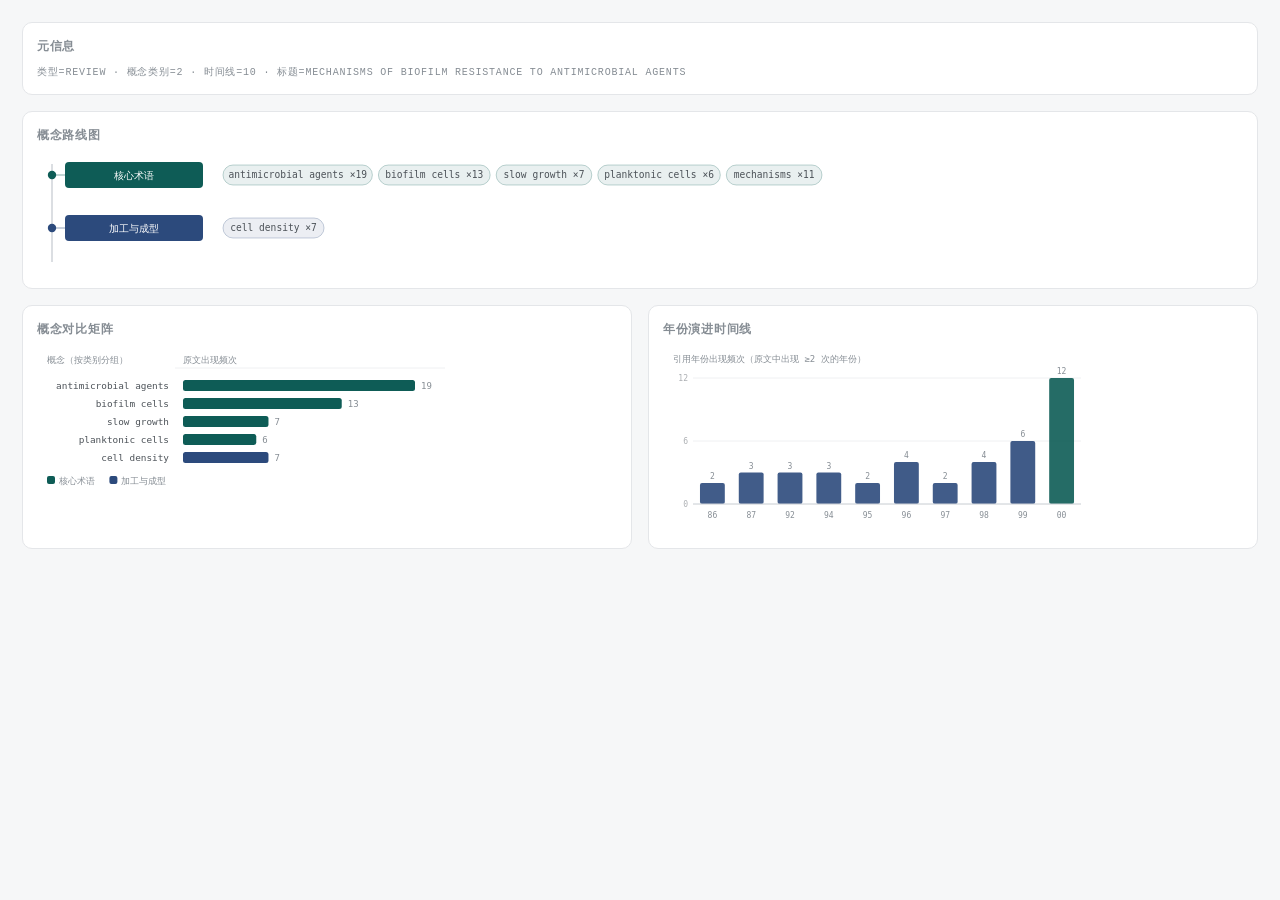
<file: _dev/cfcheck.html>
<!DOCTYPE html>
<html lang="zh-CN">
<head>
<meta charset="utf-8">
<title>概念图版式复核</title>
<link rel="stylesheet" href="../lattice-platform/assets/css/app.css">
<style>
  body{padding:22px;background:var(--paper)}
  .box{background:var(--surface);border:1px solid var(--line);border-radius:10px;padding:14px;margin-bottom:16px}
  h2{font-size:12px;letter-spacing:.06em;text-transform:uppercase;color:var(--ink-3);margin:0 0 10px}
</style>
</head>
<body>
<div class="box"><h2>元信息</h2><div id="meta" class="mono-xs"></div></div>
<div class="box"><h2>概念路线图</h2><div id="r"></div></div>
<div style="display:grid;grid-template-columns:1fr 1fr;gap:16px">
  <div class="box"><h2>概念对比矩阵</h2><div id="m"></div></div>
  <div class="box"><h2>年份演进时间线</h2><div id="t"></div></div>
</div>
<script src="../lattice-platform/assets/js/library.js"></script>
<script src="../lattice-platform/assets/js/papers.js"></script>
<script src="../lattice-platform/assets/js/domain.js"></script>
<script src="../lattice-platform/assets/js/extract.js"></script>
<script src="../lattice-platform/assets/js/paper.js"></script>
<script src="../lattice-platform/assets/js/charts.js"></script>
<script src="../lattice-platform/assets/js/data.js"></script>
<script src="../lattice-platform/assets/js/app.js"></script>
<script src="../lattice-platform/assets/js/views2-core.js"></script>
<script src="../lattice-platform/assets/js/views2-stages.js"></script>
<script src="cftext.js"></script>
<script>
(function () {
  var an = MR.extract.analyze(window.__CFTEXT.text, { name: window.__CFTEXT.name });
  MR.state.analysis = an;
  MR.state.profile = MR.paper.build(an, window.__CFTEXT.text);
  document.getElementById('meta').textContent =
    '类型=' + an.paperType + ' · 概念类别=' + an.concepts.length + ' · 时间线=' + an.timeline.length +
    ' · 标题=' + an.title;
  var C = MR.views2.concept;
  document.getElementById('r').innerHTML = C.route(900);
  document.getElementById('m').innerHTML = C.matrix(430);
  document.getElementById('t').innerHTML = C.time(430);
})();
</script>
</body>
</html>
</file>
<file: lattice-platform/assets/css/app.css>
/* ============================================================
   LATTICE · 材料智研流水线
   Design system: 仪器面板 × 学术期刊排版
   ============================================================ */

/* ---------- 1. TOKENS ---------- */
:root{
  /* 纸面与油墨（中性冷调 · 高级简约） */
  --paper:      #F6F7F8;
  --paper-2:    #F1F2F4;
  --surface:    #FFFFFF;
  --surface-2:  #FAFBFC;
  --surface-3:  #F2F3F5;
  --ink:        #15181C;
  --ink-2:      #4C5258;
  --ink-3:      #868D94;
  --ink-4:      #ABAEB2;
  --line:       #E4E6E9;
  --line-2:     #EFF0F2;
  --line-strong:#CFD3D8;

  /* 强调色（可由 Tweaks 覆写） */
  --acc:        #16544F;
  --acc-2:      #1E6F68;
  --acc-ink:    #0C3D39;
  --acc-tint:   #EDF3F2;
  --acc-tint-2: #D8E5E3;

  /* 信号色 · 空缺 / 待办 / 注意 */
  --sig:        #8A6410;
  --sig-tint:   #F8F3E6;
  --sig-line:   #E8DDBF;

  /* 风险 */
  --risk:       #8E3A2E;
  --risk-tint:  #F9EEEB;
  --risk-line:  #EDD5CF;

  /* 通过 */
  --ok:         #2C6342;
  --ok-tint:    #EBF2ED;
  --ok-line:    #CDDFD3;

  /* 数据分类色（由强调色与信号色派生，不额外发明色相） */
  --c1: #16544F;
  --c2: #2C4A7C;
  --c3: #8A6410;
  --c4: #8E3A2E;
  --c5: #5F6B23;
  --c6: #77808A;

  /* 尺寸与节奏 */
  --r-xs: 2px;
  --r-sm: 3px;
  --r-md: 5px;
  --r-lg: 8px;
  --r-pill: 999px;

  --sp-1: 4px;
  --sp-2: 8px;
  --sp-3: 12px;
  --sp-4: 16px;
  --sp-5: 22px;
  --sp-6: 30px;
  --sp-7: 42px;

  --row: 34px;               /* 表格行高，紧凑模式由 JS 调整 */
  --pad-panel: 18px;

  /* 阴影（仅用于浮层） */
  --sh-1: 0 1px 2px rgba(20,24,28,.05);
  --sh-2: 0 1px 2px rgba(20,24,28,.05), 0 10px 26px -14px rgba(20,24,28,.22);
  --sh-3: 0 2px 4px rgba(20,24,28,.06), 0 24px 60px -20px rgba(20,24,28,.28);

  /* 运动 */
  --ease: cubic-bezier(.22,.61,.36,1);
  --ease-in: cubic-bezier(.4,0,.6,1);
  --t-fast: 140ms;
  --t-mid: 240ms;
  --t-slow: 460ms;

  /* 字体 */
  --f-sans: "IBM Plex Sans", "PingFang SC", "HarmonyOS Sans SC", "Microsoft YaHei", "Hiragino Sans GB", -apple-system, sans-serif;
  --f-serif: "Newsreader", "Songti SC", Georgia, serif;
  --f-mono: "IBM Plex Mono", "SFMono-Regular", Consolas, "Liberation Mono", monospace;
}

.app[data-density="compact"]{ --row: 28px; --pad-panel: 13px; --sp-5: 17px; --sp-6: 22px; }

.app[data-acc="indigo"]{ --acc:#2C4A7C; --acc-2:#3B6099; --acc-ink:#1E3352; --acc-tint:#E6EBF4; --acc-tint-2:#D2DCEC; --c1:#2C4A7C; }
.app[data-acc="iron"]  { --acc:#8A4A24; --acc-2:#A55B2D; --acc-ink:#5F3317; --acc-tint:#F4E8DE; --acc-tint-2:#E8D3C2; --c1:#8A4A24; }
.app[data-acc="moss"]  { --acc:#3F6136; --acc-2:#4E7743; --acc-ink:#2A4324; --acc-tint:#E7EEE4; --acc-tint-2:#D3E1CD; --c1:#3F6136; }

/* ---------- 2. RESET ---------- */
*,*::before,*::after{ box-sizing:border-box; }
html,body{ height:100%; }
body{
  margin:0;
  font-family:var(--f-sans);
  font-size:13.5px;
  line-height:1.5;
  color:var(--ink);
  background:var(--paper);
  -webkit-font-smoothing:antialiased;
  text-rendering:optimizeLegibility;
  overflow:hidden;
}
h1,h2,h3,h4,p,figure{ margin:0; }
[hidden]{ display:none !important; }
button{ font:inherit; color:inherit; background:none; border:0; padding:0; cursor:pointer; }
table{ border-collapse:collapse; width:100%; }
svg{ display:block; }
::selection{ background:var(--acc-tint-2); }
:focus-visible{ outline:2px solid var(--acc-2); outline-offset:2px; border-radius:var(--r-xs); }
button:focus-visible, a:focus-visible{ outline-offset:2px; }
.mono-xs{ font-family:var(--f-mono); font-size:10px; letter-spacing:.08em; color:var(--ink-3); text-transform:uppercase; }
.num{ font-family:var(--f-mono); font-variant-numeric:tabular-nums; }
.serif{ font-family:var(--f-serif); font-weight:500; }

/* 滚动条 */
.scroll, .main, .trace__body, .console__body, .modal__body, .rail{ scrollbar-width:thin; scrollbar-color:var(--line-strong) transparent; }
.scroll::-webkit-scrollbar, .main::-webkit-scrollbar, .trace__body::-webkit-scrollbar,
.console__body::-webkit-scrollbar, .modal__body::-webkit-scrollbar, .rail::-webkit-scrollbar{ width:9px; height:9px; }
.scroll::-webkit-scrollbar-thumb, .main::-webkit-scrollbar-thumb, .trace__body::-webkit-scrollbar-thumb,
.console__body::-webkit-scrollbar-thumb, .modal__body::-webkit-scrollbar-thumb, .rail::-webkit-scrollbar-thumb{
  background:var(--line-strong); border-radius:99px; border:3px solid transparent; background-clip:content-box;
}

/* ---------- 3. SHELL ---------- */
.app{
  height:100vh;
  display:grid;
  grid-template-rows:auto auto 1fr auto;
  background:var(--paper);
  position:relative;
}
/* 毫米格纸底纹 */
.app::before{
  content:""; position:absolute; inset:0; pointer-events:none; z-index:0;
  background-image:
    linear-gradient(to right, rgba(20,24,28,.022) 1px, transparent 1px),
    linear-gradient(to bottom, rgba(20,24,28,.022) 1px, transparent 1px);
  background-size:10px 10px;
  opacity:1; transition:opacity var(--t-mid) var(--ease);
}
.app[data-grid="off"]::before{ opacity:0; }

/* ---------- 4. TOPBAR ---------- */
.topbar{
  position:relative; z-index:3;
  display:flex; align-items:center; gap:var(--sp-5);
  padding:0 18px; height:56px;
  background:var(--surface);
  border-bottom:1px solid var(--line);
}
.topbar__left{ display:flex; align-items:center; gap:var(--sp-5); min-width:0; }
.topbar__right{ display:flex; align-items:center; gap:var(--sp-3); margin-left:auto; }

.brand{ display:flex; align-items:center; gap:10px; }
.brand__mark{ color:var(--acc); display:flex; }
.brand__text{ display:flex; flex-direction:column; line-height:1.1; }
.brand__name{ font-family:var(--f-mono); font-weight:600; font-size:14px; letter-spacing:.22em; }
.brand__sub{ font-size:10px; color:var(--ink-3); letter-spacing:.05em; }

.proj{ display:flex; flex-direction:column; gap:1px; min-width:0; padding-left:var(--sp-5); border-left:1px solid var(--line); }
.proj__label{ font-family:var(--f-mono); font-size:9.5px; letter-spacing:.12em; color:var(--ink-4); text-transform:uppercase; }
.proj__btn{ display:flex; align-items:center; gap:6px; color:var(--ink); font-weight:600; font-size:13px; max-width:330px; }
.proj__btn:hover{ color:var(--acc); }
.proj__title{ overflow:hidden; text-overflow:ellipsis; white-space:nowrap; }

.demo-badge{
  display:flex; align-items:center; gap:6px;
  font-family:var(--f-mono); font-size:10px; letter-spacing:.06em;
  color:var(--sig); background:var(--sig-tint); border:1px solid var(--sig-line);
  padding:4px 9px; border-radius:var(--r-xs);
}
.demo-badge .dot{ width:5px; height:5px; border-radius:50%; background:var(--sig); animation:pulse 2.4s var(--ease) infinite; }
@keyframes pulse{ 0%,100%{ opacity:1 } 50%{ opacity:.25 } }

.credit{ display:flex; align-items:center; gap:7px; font-family:var(--f-mono); font-size:11px; color:var(--ink-2); position:relative; padding-right:2px; }
.credit__label{ color:var(--ink-4); font-size:10px; letter-spacing:.08em; }
.credit__val{ font-weight:600; color:var(--ink); }
.credit__max{ color:var(--ink-4); font-size:10px; }
.credit__bar{ width:52px; height:3px; background:var(--line-2); border-radius:99px; overflow:hidden; }
.credit__bar i{ display:block; height:100%; background:var(--acc-2); transition:width var(--t-slow) var(--ease); }

/* buttons */
.btn{
  display:inline-flex; align-items:center; gap:6px; height:30px; padding:0 12px;
  border:1px solid var(--line); border-radius:var(--r-sm);
  background:var(--surface); color:var(--ink-2); font-size:12.5px; font-weight:500;
  transition:background var(--t-fast) var(--ease), border-color var(--t-fast) var(--ease), color var(--t-fast) var(--ease), transform var(--t-fast) var(--ease);
  white-space:nowrap;
}
.btn:hover{ background:var(--surface-3); color:var(--ink); border-color:var(--line-strong); }
.btn:active{ transform:translateY(1px); }
.btn:focus-visible{ outline:2px solid var(--acc-2); outline-offset:2px; }
.btn:active{ transform:translateY(1px); }
.btn[aria-pressed="true"]{ background:var(--acc-tint); border-color:var(--acc-tint-2); color:var(--acc-ink); }
.btn--primary{ background:var(--acc); border-color:var(--acc); color:#fff; }
.btn--primary:hover{ background:var(--acc-2); border-color:var(--acc-2); color:#fff; box-shadow:0 1px 2px rgba(12,61,57,.18); }
.btn--sig{ background:var(--sig-tint); border-color:var(--sig-line); color:var(--sig); }
.btn--sig:hover{ background:#F2E5CB; color:#8A560A; }
.btn--ghost{ background:transparent; border-color:transparent; color:var(--ink-2); }
.btn--ghost:hover{ background:var(--surface-2); border-color:var(--line); }
.btn--sm{ height:25px; padding:0 9px; font-size:11.5px; }
.btn--icon{ width:26px; height:26px; padding:0; justify-content:center; border-color:transparent; }
.btn--icon:hover{ border-color:var(--line); }
.btn:disabled{ opacity:.45; cursor:not-allowed; transform:none; }

/* ---------- 5. PIPELINE RAIL (top) ---------- */
.pipeline{
  position:relative; z-index:2;
  display:grid; grid-template-columns:repeat(6,1fr);
  background:var(--surface); border-bottom:1px solid var(--line);
  padding:0;
}
.pipe{
  position:relative; text-align:left; padding:11px 14px 12px;
  border-right:1px solid var(--line-2); display:flex; gap:10px; align-items:flex-start;
  transition:background var(--t-fast) var(--ease);
}
.pipe:last-child{ border-right:0; }
.pipe:hover{ background:var(--surface-2); }
.pipe__idx{ font-family:var(--f-mono); font-size:10px; color:var(--ink-4); padding-top:2px; letter-spacing:.04em; }
.pipe__body{ min-width:0; flex:1; }
.pipe__name{ font-size:12.5px; font-weight:600; color:var(--ink-3); display:flex; align-items:center; gap:6px; }
.pipe__desc{ font-size:10.5px; color:var(--ink-4); margin-top:2px; overflow:hidden; text-overflow:ellipsis; white-space:nowrap; }
.pipe__bar{ position:absolute; left:0; right:0; bottom:0; height:2px; background:transparent; }
.pipe__bar i{ display:block; height:100%; width:0; background:var(--acc-2); transition:width var(--t-slow) var(--ease); }
.pipe__tick{
  width:15px; height:15px; border-radius:50%; flex:0 0 auto; margin-top:1px;
  border:1.4px solid var(--line-strong); position:relative;
}
.pipe.is-run .pipe__name{ color:var(--acc-ink); }
.pipe.is-run .pipe__tick{ border-color:var(--acc-2); }
.pipe.is-run .pipe__tick::after{
  content:""; position:absolute; inset:2.5px; border-radius:50%; background:var(--acc-2);
  animation:pulse 1.3s var(--ease) infinite;
}
.pipe.is-run .pipe__bar i{ width:100%; opacity:.35; }
.pipe.is-done .pipe__name{ color:var(--ink); }
.pipe.is-done .pipe__tick{ background:var(--acc); border-color:var(--acc); }
.pipe.is-done .pipe__tick::after{
  content:""; position:absolute; left:4.4px; top:1.6px; width:4px; height:7.5px;
  border:solid #fff; border-width:0 1.6px 1.6px 0; transform:rotate(42deg);
}
.pipe.is-done .pipe__bar i{ width:100%; }
.pipe.is-done .pipe__desc{ color:var(--ink-3); }
.pipe.is-active{ background:var(--acc-tint); }
.pipe.is-blocked{ opacity:.55; }

/* ---------- 6. BODY GRID ---------- */
.body{
  position:relative; z-index:1;
  display:grid; grid-template-columns:216px minmax(0,1fr) 318px;
  min-height:0; overflow:hidden;
}
.app[data-trace="off"] .body{ grid-template-columns:216px minmax(0,1fr) 0; }
.app[data-trace="off"] .trace{ display:none; }

/* ---------- 7. LEFT RAIL ---------- */
.rail{
  background:var(--surface-2); border-right:1px solid var(--line);
  padding:var(--sp-3) 0 var(--sp-6); overflow-y:auto;
}
.rail__group{ padding:0 12px; margin-bottom:var(--sp-4); }
.rail__gtitle{ font-family:var(--f-mono); font-size:9.5px; letter-spacing:.13em; color:var(--ink-4); text-transform:uppercase; padding:0 6px 6px; }
.rail__item{
  display:grid; grid-template-columns:22px 1fr auto; gap:8px; align-items:center;
  width:100%; text-align:left; padding:7px 8px; border-radius:var(--r-sm);
  color:var(--ink-2); transition:background var(--t-fast) var(--ease), color var(--t-fast) var(--ease);
  position:relative;
}
.rail__item:hover{ background:var(--surface-3); color:var(--ink); }
.rail__item.is-active{ background:var(--surface); color:var(--acc-ink); box-shadow:var(--sh-1); }
.rail__item.is-active::before{
  content:""; position:absolute; left:0; top:6px; bottom:6px; width:2px; background:var(--acc); border-radius:2px;
}
.rail__num{ font-family:var(--f-mono); font-size:10px; color:var(--ink-4); }
.rail__item.is-active .rail__num{ color:var(--acc-2); }
.rail__label{ font-size:12.5px; font-weight:500; overflow:hidden; text-overflow:ellipsis; white-space:nowrap; }
.rail__state{ width:6px; height:6px; border-radius:50%; background:var(--line-strong); }
.rail__item.is-done .rail__state{ background:var(--acc); }
.rail__item.is-run .rail__state{ background:var(--acc-2); animation:pulse 1.3s var(--ease) infinite; }
.rail__item.is-locked{ opacity:.5; }
.rail__div{ height:1px; background:var(--line-2); margin:var(--sp-3) 14px; }
.rail__foot{ padding:0 18px; }

/* ---------- 8. MAIN ---------- */
.main{ overflow-y:auto; padding:var(--sp-5) var(--sp-5) 56px; min-width:0; }
.view{ animation:viewIn var(--t-slow) var(--ease) both; }
@keyframes viewIn{ from{ opacity:0; transform:translateY(7px); } to{ opacity:1; transform:none; } }

/* 分块入场：把长页面拆成有节奏的逐段浮现，避免"一次性刷出来"的呆板感。
   `both` + 递增 delay；只作用于直接子块，不影响内部布局。 */
.view > *{ animation:blockIn 380ms var(--ease) both; }
.view > *:nth-child(1){ animation-delay:0ms }
.view > *:nth-child(2){ animation-delay:45ms }
.view > *:nth-child(3){ animation-delay:90ms }
.view > *:nth-child(4){ animation-delay:135ms }
.view > *:nth-child(5){ animation-delay:180ms }
.view > *:nth-child(6){ animation-delay:225ms }
.view > *:nth-child(7){ animation-delay:265ms }
.view > *:nth-child(8){ animation-delay:305ms }
.view > *:nth-child(n+9){ animation-delay:345ms }
@keyframes blockIn{ from{ opacity:0; transform:translateY(9px) } to{ opacity:1; transform:none } }

/* 图卡：悬停轻微抬起 + 阴影加深，提示"这里可以导出 / 交互" */
.figbox{ transition:box-shadow var(--t-mid) var(--ease), border-color var(--t-mid) var(--ease), transform var(--t-mid) var(--ease); }
.figbox:hover{ transform:translateY(-1px); box-shadow:var(--sh-3, 0 3px 14px rgba(20,24,28,.07)); }

@media (prefers-reduced-motion:reduce){
  .view, .view > *, .figbox{ animation:none !important; transition:none !important; }
}

.view__head{ display:flex; align-items:flex-end; gap:var(--sp-5); margin-bottom:var(--sp-5); }
.view__title{ font-size:23px; font-weight:600; letter-spacing:-.02em; line-height:1.2; }
.view__title em{ font-family:var(--f-serif); font-style:italic; font-weight:400; color:var(--acc); }
.view__sub{ font-size:12.5px; color:var(--ink-3); margin-top:5px; max-width:60ch; text-wrap:pretty; }
.view__acts{ margin-left:auto; display:flex; gap:8px; align-items:center; flex-shrink:0; }

/* ---------- 9. LAYOUT PRIMITIVES ---------- */
.grid{ display:grid; gap:var(--sp-4); }
.g-2{ grid-template-columns:repeat(2,minmax(0,1fr)); }
.g-3{ grid-template-columns:repeat(3,minmax(0,1fr)); }
.g-4{ grid-template-columns:repeat(4,minmax(0,1fr)); }
.g-5{ grid-template-columns:repeat(5,minmax(0,1fr)); }
.g-2-1{ grid-template-columns:minmax(0,2fr) minmax(0,1fr); }
.g-1-2{ grid-template-columns:minmax(0,1fr) minmax(0,2fr); }
.g-3-2{ grid-template-columns:minmax(0,3fr) minmax(0,2fr); }
.g-mat{ grid-template-columns:minmax(0,1.45fr) minmax(0,1fr); }
.col{ display:flex; flex-direction:column; gap:var(--sp-4); }
.mb-4{ margin-bottom:var(--sp-4); }
.mt-4{ margin-top:var(--sp-4); }
.span-2{ grid-column:span 2; }
.span-3{ grid-column:span 3; }
.span-all{ grid-column:1 / -1; }

/* ---------- 10. PANEL ---------- */
.panel{
  background:var(--surface); border:1px solid var(--line); border-radius:var(--r-md);
  display:flex; flex-direction:column; min-width:0;
}
.panel__head{
  display:flex; align-items:center; gap:10px; padding:var(--pad-panel) var(--pad-panel) 0;
}
.panel__head--pad{ padding-bottom:12px; border-bottom:1px solid var(--line-2); }
.panel__title{ font-size:13px; font-weight:600; letter-spacing:-.005em; display:flex; align-items:center; gap:7px; }
.panel__title svg{ color:var(--acc); flex:0 0 auto; }
.panel__meta{ font-family:var(--f-mono); font-size:10px; color:var(--ink-4); letter-spacing:.05em; }
.panel__acts{ margin-left:auto; display:flex; gap:6px; align-items:center; }
.panel__body{ padding:var(--pad-panel); min-width:0; }
.panel__body--flush{ padding:0; }
.panel__body--tight{ padding-top:12px; }
.panel__note{
  padding:11px var(--pad-panel); border-top:1px solid var(--line-2);
  font-size:11.5px; color:var(--ink-3); background:var(--surface-2);
  border-radius:0 0 var(--r-md) var(--r-md); text-wrap:pretty;
}
.panel--acc{ border-color:var(--acc-tint-2); }
.panel--sig{ border-color:var(--sig-line); }
.panel--sig .panel__head{ background:linear-gradient(180deg,var(--sig-tint),transparent); }

/* ---------- 11. KPI ---------- */
.kpi{ background:var(--surface); border:1px solid var(--line); border-radius:var(--r-md); padding:14px var(--pad-panel) 13px; position:relative; overflow:hidden; }
.kpi__label{ font-family:var(--f-mono); font-size:9.5px; letter-spacing:.1em; color:var(--ink-4); text-transform:uppercase; }
.kpi__val{ font-family:var(--f-serif); font-size:30px; font-weight:500; line-height:1.05; margin-top:7px; letter-spacing:-.02em; }
.kpi__val small{ font-family:var(--f-sans); font-size:12px; font-weight:500; color:var(--ink-3); margin-left:3px; letter-spacing:0; }
.kpi__foot{ font-size:11px; color:var(--ink-3); margin-top:5px; display:flex; align-items:center; gap:5px; }
.kpi--acc .kpi__val{ color:var(--acc); }
.kpi__spark{ position:absolute; right:0; bottom:0; opacity:.5; }

/* ---------- 12. CHIPS / TAGS ---------- */
.chip{
  display:inline-flex; align-items:center; gap:5px; height:20px; padding:0 7px;
  font-size:10.5px; font-weight:500; border-radius:var(--r-xs);
  background:var(--surface-3); color:var(--ink-2); border:1px solid transparent; white-space:nowrap;
}
.chip--acc{ background:var(--acc-tint); color:var(--acc-ink); border-color:var(--acc-tint-2); }
.chip--sig{ background:var(--sig-tint); color:var(--sig); border-color:var(--sig-line); }
.chip--risk{ background:var(--risk-tint); color:var(--risk); border-color:var(--risk-line); }
.chip--ok{ background:var(--ok-tint); color:var(--ok); border-color:var(--ok-line); }
.chip--line{ background:transparent; border-color:var(--line); color:var(--ink-3); }
.chip--mono{ font-family:var(--f-mono); font-size:9.5px; letter-spacing:.05em; }
.chips{ display:flex; flex-wrap:wrap; gap:5px; }
.chip__dot{ width:5px; height:5px; border-radius:50%; background:currentColor; }

/* ---------- 13. TABLE ---------- */
.tbl-wrap{ overflow-x:auto; }
.tbl{ font-size:12px; }
.tbl th{
  text-align:left; font-weight:500; font-family:var(--f-mono); font-size:9.5px; letter-spacing:.08em;
  color:var(--ink-4); text-transform:uppercase; padding:0 12px; height:30px;
  border-bottom:1px solid var(--line); background:var(--surface-2); white-space:nowrap;
  position:sticky; top:0; z-index:1;
}
.tbl td{ padding:0 12px; height:var(--row); border-bottom:1px solid var(--line-2); color:var(--ink-2); vertical-align:middle; }
.tbl tbody tr{ transition:background var(--t-fast) var(--ease); }
.tbl tbody tr:hover{ background:var(--surface-2); }
.tbl tr.is-hit{ background:var(--acc-tint); }
.tbl tr.is-hit td{ color:var(--ink); }
.tbl td.num, .tbl th.num{ font-family:var(--f-mono); font-variant-numeric:tabular-nums; text-align:right; }
.tbl td.strong{ color:var(--ink); font-weight:500; }
.tbl--sm td{ height:28px; font-size:11.5px; }
.tbl__hl{ color:var(--acc); font-weight:600; }

/* ---------- 14. MATRIX HEATMAP ---------- */
.matrix{ display:grid; gap:3px; font-size:10.5px; min-width:420px; }
.matrix__corner, .matrix__colh, .matrix__rowh{
  font-family:var(--f-mono); font-size:9.5px; letter-spacing:.04em; color:var(--ink-3);
  display:flex; align-items:center; padding:0 6px; min-height:26px; white-space:nowrap;
}
.matrix__colh{ justify-content:center; text-align:center; line-height:1.2; padding:4px 3px; }
.matrix__rowh{ justify-content:flex-end; text-align:right; padding-right:9px; color:var(--ink-2); font-size:11px; }
.cell{
  position:relative; border-radius:var(--r-xs); min-height:32px; display:flex; flex-direction:column;
  align-items:center; justify-content:center; gap:1px; cursor:default;
  border:1px solid transparent; transition:transform var(--t-fast) var(--ease), box-shadow var(--t-fast) var(--ease);
  font-family:var(--f-mono); font-variant-numeric:tabular-nums; color:var(--ink);
}
.cell:hover{ transform:scale(1.055); box-shadow:var(--sh-2); z-index:4; }
.cell__v{ font-size:11px; font-weight:600; line-height:1; }
.cell__n{ font-size:8.5px; color:var(--ink-3); line-height:1; }
.cell--0{ background:repeating-linear-gradient(45deg, var(--surface-3) 0 3px, transparent 3px 6px); border-color:var(--line); border-style:dashed; border-color:var(--line-strong); }
.cell--0 .cell__v{ color:var(--sig); }
.cell--1{ background:color-mix(in srgb, var(--acc-tint) 42%, var(--surface)); }
.cell--2{ background:color-mix(in srgb, var(--acc-tint) 70%, var(--surface)); }
.cell--3{ background:var(--acc-tint-2); }
.cell--4{ background:color-mix(in srgb, var(--acc) 45%, #fff); color:#fff; }
.cell--5{ background:color-mix(in srgb, var(--acc) 78%, #fff); color:#fff; }
.cell--4 .cell__n, .cell--5 .cell__n{ color:rgba(255,255,255,.72); }
.cell.is-gap{ box-shadow:inset 0 0 0 1.5px var(--sig); }
.cell.is-gap .cell__v::after{ content:""; position:absolute; top:3px; right:4px; width:4px; height:4px; border-radius:50%; background:var(--sig); }
.matrix__legend{ display:flex; align-items:center; gap:12px; font-family:var(--f-mono); font-size:9.5px; color:var(--ink-3); flex-wrap:wrap; }
.matrix__legend .lg{ display:flex; align-items:center; gap:5px; }
.matrix__legend .sw{ width:11px; height:11px; border-radius:2px; border:1px solid var(--line); }
.matrix__legend .sw.gap{ background:repeating-linear-gradient(45deg,var(--surface-3) 0 3px,transparent 3px 6px); border:1px dashed var(--sig); }

/* ---------- 15. LIST ROWS ---------- */
.rowlist{ display:flex; flex-direction:column; }
.rowitem{
  display:grid; gap:12px; padding:11px var(--pad-panel); border-bottom:1px solid var(--line-2);
  align-items:start; transition:background var(--t-fast) var(--ease); cursor:pointer; text-align:left; width:100%;
}
.rowitem:last-child{ border-bottom:0; }
.rowitem:hover{ background:var(--surface-2); }
.rowitem.is-sel{ background:var(--acc-tint); box-shadow:inset 2px 0 0 var(--acc); }
.rowitem__title{ font-size:12.5px; font-weight:600; color:var(--ink); display:flex; align-items:center; gap:7px; flex-wrap:wrap; }
.rowitem__sub{ display:block; font-size:11.5px; color:var(--ink-3); margin-top:4px; text-wrap:pretty; }
.rowitem__side{ text-align:right; font-family:var(--f-mono); font-size:11px; color:var(--ink-3); white-space:nowrap; }
.rowitem__score{ font-family:var(--f-serif); font-size:19px; font-weight:500; color:var(--acc); line-height:1; }

/* ---------- 16. BARS ---------- */
.bar{ height:4px; background:var(--line-2); border-radius:99px; overflow:hidden; }
.bar i{ display:block; height:100%; background:var(--acc-2); border-radius:99px; transition:width var(--t-slow) var(--ease); }
.bar--tall{ height:6px; }
.bar--sig i{ background:var(--sig); }
.bar--risk i{ background:var(--risk); }

/* 横向对比条 */
.hbar{ display:grid; grid-template-columns:1fr auto; gap:10px; align-items:center; margin-bottom:9px; }
.hbar__key{ font-size:11.5px; color:var(--ink-2); overflow:hidden; text-overflow:ellipsis; white-space:nowrap; }
.hbar__track{ grid-column:1 / -1; height:14px; background:var(--surface-3); border-radius:var(--r-xs); position:relative; overflow:hidden; }
.hbar__track i{ display:block; height:100%; border-radius:var(--r-xs); transition:width var(--t-slow) var(--ease); }
.hbar__track span{ position:absolute; right:6px; top:0; line-height:14px; font-family:var(--f-mono); font-size:9.5px; color:var(--ink-2); }
.hbar__val{ font-family:var(--f-mono); font-size:11px; color:var(--ink); font-variant-numeric:tabular-nums; }

/* ---------- 17. SCORE RING / CARD ---------- */
.scoring{ display:grid; gap:11px; }
.scorerow{ display:grid; grid-template-columns:104px 1fr 42px; gap:10px; align-items:center; }
.scorerow__k{ font-size:11.5px; color:var(--ink-2); }
.scorerow__v{ font-family:var(--f-mono); font-size:11px; text-align:right; color:var(--ink); font-variant-numeric:tabular-nums; }
.bigscore{ display:flex; align-items:center; gap:var(--sp-4); }
.bigscore__num{ font-family:var(--f-serif); font-size:46px; font-weight:500; line-height:.95; letter-spacing:-.03em; }
.bigscore__num small{ font-size:16px; color:var(--ink-3); font-family:var(--f-sans); }
.bigscore__txt{ font-size:11.5px; color:var(--ink-3); }

/* ---------- 18. NOTE ---------- */
.note{
  display:flex; gap:9px; padding:10px 12px; border-radius:var(--r-sm); font-size:11.5px;
  background:var(--surface-2); border:1px solid var(--line-2); color:var(--ink-2); text-wrap:pretty;
}
.note svg{ flex:0 0 auto; margin-top:1px; }
.note--acc{ background:var(--acc-tint); border-color:var(--acc-tint-2); color:var(--acc-ink); }
.note--sig{ background:var(--sig-tint); border-color:var(--sig-line); color:#7A4C0B; }
.note--risk{ background:var(--risk-tint); border-color:var(--risk-line); color:#7C2C21; }
.note--ok{ background:var(--ok-tint); border-color:var(--ok-line); color:#255538; }
.note b{ font-weight:600; }
.note--acc svg{ color:var(--acc); } .note--sig svg{ color:var(--sig); }
.note--risk svg{ color:var(--risk); } .note--ok svg{ color:var(--ok); }

/* ---------- 19. STEPPER (in-flow) ---------- */
.steps{ display:flex; gap:0; align-items:stretch; }
.step{ flex:1; padding:10px 12px 11px; border-top:2px solid var(--line); position:relative; }
.step__k{ font-family:var(--f-mono); font-size:9.5px; letter-spacing:.06em; color:var(--ink-4); }
.step__t{ font-size:12px; font-weight:500; color:var(--ink-2); margin-top:3px; }
.step__d{ font-size:11px; color:var(--ink-4); margin-top:2px; }
.step.is-run{ border-top-color:var(--acc-2); } .step.is-run .step__t{ color:var(--acc-ink); }
.step.is-done{ border-top-color:var(--acc); } .step.is-done .step__t{ color:var(--ink); }

/* ---------- 20. GANTT ---------- */
.gantt{ position:relative; }
.gantt__axis{ display:flex; justify-content:space-between; font-family:var(--f-mono); font-size:9.5px; color:var(--ink-4); padding-bottom:6px; border-bottom:1px solid var(--line); margin-bottom:6px; }
.gantt__row{ display:grid; grid-template-columns:158px 1fr; gap:12px; align-items:center; height:30px; }
.gantt__k{ font-size:11.5px; color:var(--ink-2); overflow:hidden; text-overflow:ellipsis; white-space:nowrap; }
.gantt__track{ position:relative; height:22px; background:var(--surface-3); border-radius:var(--r-xs); }
.gantt__blk{ position:absolute; top:3px; bottom:3px; border-radius:var(--r-xs); display:flex; align-items:center; padding:0 7px;
  font-family:var(--f-mono); font-size:9.5px; color:#fff; overflow:hidden; white-space:nowrap;
  transition:filter var(--t-fast) var(--ease); }
.gantt__blk:hover{ filter:brightness(1.08); }
.gantt__blk--q{ background:repeating-linear-gradient(45deg,var(--line-strong) 0 3px,#fff 3px 6px); color:var(--ink-3); }

/* ---------- 21. TRACE ---------- */
.trace{ background:var(--surface-2); border-left:1px solid var(--line); display:flex; flex-direction:column; min-width:0; overflow:hidden; }
.trace__head{ display:flex; align-items:center; gap:8px; padding:12px 15px; border-bottom:1px solid var(--line); background:var(--surface); }
.trace__title{ font-size:12px; font-weight:600; }
.trace__meta{ margin-left:auto; font-family:var(--f-mono); font-size:10px; color:var(--ink-4); }
.trace__body{ flex:1; overflow-y:auto; padding:12px 15px 18px; }
.trace__foot{ padding:9px 15px; border-top:1px solid var(--line); background:var(--surface); }
.tr{
  position:relative; padding:0 0 13px 17px; border-left:1px solid var(--line);
  animation:trIn var(--t-mid) var(--ease) both;
}
.tr:last-child{ border-left-color:transparent; padding-bottom:2px; }
@keyframes trIn{ from{ opacity:0; transform:translateX(-4px); } to{ opacity:1; transform:none; } }
.tr::before{
  content:""; position:absolute; left:-3.5px; top:4px; width:7px; height:7px; border-radius:50%;
  background:var(--surface-2); border:1.4px solid var(--line-strong);
}
.tr--run::before{ border-color:var(--acc-2); background:var(--acc-tint-2); animation:pulse 1.3s var(--ease) infinite; }
.tr--done::before{ border-color:var(--acc); background:var(--acc); }
.tr--warn::before{ border-color:var(--sig); background:var(--sig-tint); }
.tr__k{ font-family:var(--f-mono); font-size:9.5px; letter-spacing:.06em; color:var(--ink-4); }
.tr__t{ font-size:12px; font-weight:500; color:var(--ink); margin-top:1px; }
.tr__b{ font-size:11.5px; color:var(--ink-3); margin-top:3px; text-wrap:pretty; line-height:1.5; }
.tr__b code{ font-family:var(--f-mono); font-size:10.5px; background:var(--surface-3); padding:1px 4px; border-radius:2px; color:var(--acc-ink); }
.tr__kv{ display:flex; gap:6px; flex-wrap:wrap; margin-top:6px; }

/* ---------- 22. CONSOLE ---------- */
.console{ background:#14181C; color:#C6CDD2; border-top:1px solid #000; display:flex; flex-direction:column; max-height:190px; }
.console[data-open="false"] .console__body{ display:none; }
.console__head{ display:flex; align-items:center; gap:12px; padding:6px 15px; border-bottom:1px solid rgba(255,255,255,.07); }
.console__tag{ font-family:var(--f-mono); font-size:9.5px; letter-spacing:.14em; color:#7C8B96; }
.console__id{ color:#5C6975; text-transform:none; letter-spacing:.04em; }
.console__spacer{ flex:1; }
.console__toggle{ font-family:var(--f-mono); font-size:10px; color:#8A98A3; letter-spacing:.06em; }
.console__toggle:hover{ color:#fff; }
.console__body{ overflow-y:auto; padding:8px 15px 12px; font-family:var(--f-mono); font-size:11px; line-height:1.75; }
.cl{ display:grid; grid-template-columns:76px 54px 1fr; gap:10px; animation:clIn 200ms var(--ease) both; }
@keyframes clIn{ from{ opacity:0 } to{ opacity:1 } }
.cl__t{ color:#5C6975; }
.cl__lv{ letter-spacing:.04em; }
.cl__lv--INFO{ color:#7FA6C4; } .cl__lv--OK{ color:#6FBF8E; } .cl__lv--AI{ color:#C9A96E; }
.cl__lv--WARN{ color:#D9A05B; } .cl__lv--RISK{ color:#D9776A; } .cl__lv--RUN{ color:#8FD3CB; }
.cl__m{ color:#AEB9C2; text-wrap:pretty; }
.cl__m b{ color:#E4EAEE; font-weight:500; }
.cl__m em{ color:#8FD3CB; font-style:normal; }
.console__body::-webkit-scrollbar-thumb{ background:#39424A; border-radius:99px; border:3px solid transparent; background-clip:content-box; }

/* ---------- 23. CHART WRAP ---------- */
.chart{ width:100%; }
.chart svg{ width:100%; height:auto; overflow:visible; }
.chart__foot{ display:flex; align-items:center; gap:14px; flex-wrap:wrap; margin-top:10px; font-family:var(--f-mono); font-size:9.5px; color:var(--ink-3); }
.chart__foot .lg{ display:flex; align-items:center; gap:5px; }
.chart__foot .ln{ width:14px; height:2px; border-radius:2px; }
.chart__foot .mk{ width:8px; height:8px; border-radius:50%; }
.chart__tip{
  position:fixed; z-index:60; pointer-events:none; background:#14181C; color:#EAEFF2;
  font-family:var(--f-mono); font-size:10.5px; padding:6px 9px; border-radius:var(--r-sm);
  box-shadow:var(--sh-3); line-height:1.6; opacity:0; transition:opacity var(--t-fast) var(--ease); max-width:230px;
}
.chart__tip.is-on{ opacity:1; }

/* ---------- 24. PAPER (manuscript) ---------- */
.paper{ font-family:var(--f-serif); font-size:14.5px; line-height:1.85; color:#22262A; }
.paper h2{ font-family:var(--f-sans); font-size:14px; font-weight:600; letter-spacing:-.005em; margin:22px 0 8px; color:var(--ink); display:flex; align-items:center; gap:8px; }
.paper h2:first-child{ margin-top:0; }
.paper h2 .sn{ font-family:var(--f-mono); font-size:11px; color:var(--acc); }
.paper p{ margin:0 0 13px; text-wrap:pretty; text-align:justify; }
.paper .abs{ background:var(--surface-2); border-left:2px solid var(--acc-tint-2); padding:13px 15px; font-size:13.5px; line-height:1.8; }
.paper m{ font-family:var(--f-mono); font-style:normal; font-size:13px; background:var(--surface-3); padding:0 3px; border-radius:2px; }
.cite{
  font-family:var(--f-mono); font-size:10.5px; color:var(--acc); cursor:pointer;
  vertical-align:super; padding:0 1px; text-decoration:none; border-radius:2px; transition:background var(--t-fast) var(--ease);
}
.cite:hover{ background:var(--acc-tint); }
.cite.is-bad{ color:var(--risk); background:var(--risk-tint); text-decoration:line-through; }
.paper mark{ background:var(--sig-tint); border-bottom:1px solid var(--sig); padding:0 2px; }
.paper__hl{ box-shadow:inset 3px 0 0 var(--sig); padding-left:12px; margin-left:-15px; transition:background var(--t-mid) var(--ease); }
.paper__hl:hover{ background:var(--surface-2); }

/* 引用溯源 */
.ref-item{ display:grid; grid-template-columns:34px 1fr; gap:10px; padding:9px 0; border-bottom:1px solid var(--line-2); }
.ref-item:last-child{ border-bottom:0; }
.ref-item__n{ font-family:var(--f-mono); font-size:11px; color:var(--acc); padding-top:1px; }
.ref-item__t{ font-size:11.5px; color:var(--ink); line-height:1.5; text-wrap:pretty; }
.ref-item__m{ font-family:var(--f-mono); font-size:10px; color:var(--ink-4); margin-top:3px; letter-spacing:.02em; }
.ref-item.is-flagged{ background:var(--risk-tint); margin:0 -8px; padding-left:8px; padding-right:8px; }

/* ---------- 25. CONSISTENCY CHECK ---------- */
.ck{ display:grid; grid-template-columns:1fr 1fr 1fr; gap:0; border:1px solid var(--line); border-radius:var(--r-sm); overflow:hidden; margin-bottom:9px; }
.ck__c{ padding:10px 12px; border-right:1px solid var(--line-2); font-size:11.5px; color:var(--ink-2); min-width:0; }
.ck__c:last-child{ border-right:0; }
.ck__k{ font-family:var(--f-mono); font-size:9px; letter-spacing:.08em; color:var(--ink-4); text-transform:uppercase; margin-bottom:4px; }
.ck__st{ display:flex; align-items:center; gap:5px; font-size:11px; font-weight:500; }
.ck--ok{ border-left:2px solid var(--ok); } .ck--ok .ck__st{ color:var(--ok); }
.ck--warn{ border-left:2px solid var(--sig); background:var(--sig-tint); } .ck--warn .ck__st{ color:var(--sig); }
.ck--bad{ border-left:2px solid var(--risk); background:var(--risk-tint); } .ck--bad .ck__st{ color:var(--risk); }
.ck__fix{ font-family:var(--f-mono); font-size:10px; color:var(--ink-3); margin-top:4px; }
.ck__fix s{ color:var(--risk); } .ck__fix b{ color:var(--ok); font-weight:500; }

/* ---------- 26. MODAL / POP ---------- */
.modal{ position:fixed; inset:0; z-index:80; display:grid; place-items:center; padding:32px; }
.modal__backdrop{ position:absolute; inset:0; background:rgba(20,24,28,.42); backdrop-filter:blur(2px); animation:clIn var(--t-mid) var(--ease) both; }
.modal__panel{
  position:relative; background:var(--surface); border-radius:var(--r-lg); box-shadow:var(--sh-3);
  width:min(860px,100%); max-height:80vh; display:flex; flex-direction:column; animation:mdIn var(--t-mid) var(--ease) both;
}
@keyframes mdIn{ from{ opacity:0; transform:translateY(10px) scale(.985); } to{ opacity:1; transform:none; } }
.modal__head{ display:flex; align-items:center; gap:12px; padding:16px 20px; border-bottom:1px solid var(--line); }
.modal__head h3{ font-size:14.5px; font-weight:600; flex:1; }
.modal__body{ padding:20px; overflow-y:auto; }
.modal__foot{ padding:13px 20px; border-top:1px solid var(--line); display:flex; gap:9px; justify-content:flex-end; background:var(--surface-2); border-radius:0 0 var(--r-lg) var(--r-lg); }

.pop{
  position:absolute; z-index:70; background:var(--surface); border:1px solid var(--line);
  border-radius:var(--r-md); box-shadow:var(--sh-3); width:390px; padding:6px; animation:mdIn var(--t-fast) var(--ease) both;
}
.pop__head{ font-family:var(--f-mono); font-size:9.5px; letter-spacing:.1em; color:var(--ink-4); padding:7px 10px 5px; text-transform:uppercase; }
.pop__item{ display:block; width:100%; text-align:left; padding:9px 10px; border-radius:var(--r-sm); transition:background var(--t-fast) var(--ease); }
.pop__item:hover{ background:var(--surface-2); }
.pop__item b{ display:block; font-size:12.5px; font-weight:600; }
.pop__item span{ display:block; font-size:11px; color:var(--ink-3); margin-top:2px; }
.pop__item.is-on{ background:var(--acc-tint); }
.pop__item.is-on b{ color:var(--acc-ink); }
.pop__foot{ padding:6px 10px 4px; border-top:1px solid var(--line-2); margin-top:4px; }

/* ---------- 27. TWEAKS ---------- */
.tweaks{ position:fixed; right:18px; bottom:18px; z-index:90; font-size:12px; }
.tweaks__fab{
  width:38px; height:38px; border-radius:50%; background:var(--surface); border:1px solid var(--line);
  box-shadow:var(--sh-2); display:grid; place-items:center; color:var(--ink-2); transition:transform var(--t-fast) var(--ease), color var(--t-fast) var(--ease);
}
.tweaks__fab:hover{ transform:rotate(15deg); color:var(--acc); }
.tweaks[data-open="true"] .tweaks__fab{ display:none; }
.tweaks__panel{
  display:none; width:252px; background:var(--surface); border:1px solid var(--line);
  border-radius:var(--r-md); box-shadow:var(--sh-3); padding:14px;
}
.tweaks[data-open="true"] .tweaks__panel{ display:block; animation:mdIn var(--t-fast) var(--ease) both; }
.tweaks__head{ font-family:var(--f-mono); font-size:10px; letter-spacing:.14em; color:var(--ink-4); text-transform:uppercase; margin-bottom:12px; display:flex; align-items:center; }
.tweaks__head::after{ content:""; flex:1; height:1px; background:var(--line-2); margin-left:9px; }
.tweaks__row{ margin-bottom:11px; }
.tweaks__row > label{ display:block; font-size:11px; color:var(--ink-3); margin-bottom:6px; }
.tweaks__foot{ border-top:1px solid var(--line-2); padding-top:9px; }
.swatches{ display:flex; gap:6px; }
.sw{ width:24px; height:24px; border-radius:var(--r-sm); border:1px solid rgba(0,0,0,.12); position:relative; transition:transform var(--t-fast) var(--ease); }
.sw::after{ content:""; position:absolute; inset:0; background:var(--c); border-radius:2px; }
.sw:hover{ transform:translateY(-2px); }
.sw.is-on{ box-shadow:0 0 0 2px var(--surface), 0 0 0 3.5px var(--c); }
.seg{ display:inline-flex; border:1px solid var(--line); border-radius:var(--r-sm); overflow:hidden; }
.seg button{ padding:5px 11px; font-size:11px; color:var(--ink-3); background:var(--surface); border-right:1px solid var(--line); transition:all var(--t-fast) var(--ease); }
.seg button:last-child{ border-right:0; }
.seg button:hover{ background:var(--surface-2); color:var(--ink); }
.seg button.is-on{ background:var(--acc); color:#fff; }

/* ---------- 28. MISC ---------- */
.split{ display:grid; grid-template-columns:minmax(0,1fr) minmax(0,1fr); gap:0; }
.split > * + *{ border-left:1px solid var(--line-2); padding-left:var(--sp-4); }
.split > *:first-child{ padding-right:var(--sp-4); }
.dl{ display:grid; grid-template-columns:auto 1fr; gap:5px 14px; font-size:11.5px; align-items:baseline; }
.dl dt{ color:var(--ink-4); font-family:var(--f-mono); font-size:10px; letter-spacing:.04em; white-space:nowrap; }
.dl dd{ margin:0; color:var(--ink); text-wrap:pretty; }
.dl dd .num{ font-size:11px; }
.switchline{ display:flex; align-items:center; gap:9px; padding:8px 0; border-bottom:1px solid var(--line-2); }
.switchline:last-child{ border-bottom:0; }
.switchline__k{ font-size:11.5px; color:var(--ink-2); flex:1; }
.equip{ display:grid; grid-template-columns:repeat(auto-fill,minmax(178px,1fr)); gap:9px; }
.equipc{ border:1px solid var(--line); border-radius:var(--r-sm); padding:10px 11px; background:var(--surface); transition:all var(--t-fast) var(--ease); cursor:pointer; text-align:left; }
.equipc:hover{ border-color:var(--line-strong); background:var(--surface-2); }
.equipc.is-on{ border-color:var(--acc); background:var(--acc-tint); }
.equipc__t{ font-size:12px; font-weight:600; display:flex; align-items:center; gap:6px; }
.equipc__m{ font-family:var(--f-mono); font-size:9.5px; color:var(--ink-4); margin-top:4px; letter-spacing:.02em; }
.equipc__s{ margin-top:7px; display:flex; align-items:center; gap:6px; font-size:10.5px; color:var(--ink-3); }
.led{ width:6px; height:6px; border-radius:50%; flex:0 0 auto; }
.led--free{ background:var(--ok); } .led--busy{ background:var(--sig); } .led--q{ background:var(--ink-4); }
.range{ -webkit-appearance:none; width:100%; height:3px; background:var(--line); border-radius:99px; outline:none; }
.range::-webkit-slider-thumb{ -webkit-appearance:none; width:13px; height:13px; border-radius:50%; background:var(--acc); border:2px solid var(--surface); box-shadow:var(--sh-1); cursor:pointer; }
.range::-moz-range-thumb{ width:13px; height:13px; border-radius:50%; background:var(--acc); border:2px solid var(--surface); cursor:pointer; }
.param{ margin-bottom:13px; }
.param__k{ display:flex; align-items:baseline; gap:8px; font-size:11.5px; color:var(--ink-2); margin-bottom:6px; }
.param__k b{ margin-left:auto; font-family:var(--f-mono); font-size:11.5px; color:var(--acc); font-weight:600; }
.param__h{ font-size:10.5px; color:var(--ink-4); margin-top:5px; }
.skel{ background:linear-gradient(90deg,var(--surface-3) 25%,var(--surface-2) 50%,var(--surface-3) 75%); background-size:200% 100%; animation:sk 1.4s linear infinite; border-radius:3px; height:11px; }
@keyframes sk{ from{ background-position:200% 0 } to{ background-position:-200% 0 } }
.typing::after{ content:"▍"; animation:pulse 1s steps(2) infinite; color:var(--acc); font-size:11px; }
.sr{ position:absolute; width:1px; height:1px; overflow:hidden; clip:rect(0 0 0 0); }
.avatar{ width:22px; height:22px; border-radius:50%; display:grid; place-items:center; font-size:9.5px; font-weight:600; color:#fff; background:var(--acc); flex:0 0 auto; }

/* ---------- 29. RESPONSIVE ---------- */
@media (max-width:1380px){
  .body{ grid-template-columns:196px minmax(0,1fr) 290px; }
  .g-4{ grid-template-columns:repeat(2,minmax(0,1fr)); }
  .g-5{ grid-template-columns:repeat(3,minmax(0,1fr)); }
}
@media (max-width:1300px){
  .g-mat{ grid-template-columns:minmax(0,1fr); }
}
@media (max-width:1160px){
  .app[data-trace="on"] .body{ grid-template-columns:196px minmax(0,1fr); }
  .trace{ display:none; }
  .g-3,.g-2-1,.g-1-2,.g-3-2{ grid-template-columns:minmax(0,1fr); }
  .pipe__desc{ display:none; }
  .view__head{ flex-direction:column; align-items:flex-start; gap:12px; }
  .view__acts{ margin-left:0; flex-wrap:wrap; }
  .view__title{ font-size:22px; }
}
@media (max-width:860px){
  body{ overflow:auto; }
  .app{ height:auto; min-height:100vh; }
  .body{ grid-template-columns:minmax(0,1fr); }
  .rail{ display:none; }
  .topbar{ flex-wrap:wrap; height:auto; padding:10px 14px; gap:10px; }
  .topbar__left{ flex-wrap:wrap; gap:12px; width:100%; }
  .topbar__right{ flex-wrap:wrap; gap:8px; width:100%; margin-left:0; }
  .topbar__right .btn{ height:29px; padding:0 10px; font-size:12px; }
  .proj{ padding-left:0; border-left:0; }
  .pipeline{ grid-template-columns:repeat(3,1fr); }
  .pipe:nth-child(n+4){ border-top:1px solid var(--line-2); }
  .main{ padding:18px 14px 44px; }
  .grid{ gap:12px; }
  .g-4,.g-5,.g-2,.g-mat{ grid-template-columns:minmax(0,1fr); }
  .split{ grid-template-columns:minmax(0,1fr); }
  .split > * + *{ border-left:0; padding-left:0; border-top:1px solid var(--line-2); padding-top:14px; margin-top:14px; }
  .split > *:first-child{ padding-right:0; }
  .ck{ grid-template-columns:minmax(0,1fr); }
  .ck__c{ border-right:0; border-bottom:1px solid var(--line-2); }
  .panel__head{ flex-wrap:wrap; row-gap:8px; }
  .panel__acts{ margin-left:0; flex-wrap:wrap; }
  .steps{ overflow-x:auto; padding-bottom:6px; }
  .step{ flex:0 0 156px; }
  .equip{ grid-template-columns:repeat(auto-fill,minmax(150px,1fr)); }
  .gantt__row{ grid-template-columns:112px 1fr; }
  .scorerow{ grid-template-columns:88px 1fr 42px; }
  .console{ max-height:150px; }
  .view__title{ font-size:20px; }
  .dark-scroll-hint{ display:block; }
}
@media (max-width:560px){
  .pipeline{ grid-template-columns:repeat(2,1fr); }
  .pipe:nth-child(n+3){ border-top:1px solid var(--line-2); }
  .modal{ padding:12px; }
  .kpi__val{ font-size:25px; }
  .bigscore__num{ font-size:38px; }
  .credit__bar{ display:none; }
}

@media (prefers-reduced-motion:reduce){
  *,*::before,*::after{ animation-duration:.001ms !important; animation-iteration-count:1 !important; transition-duration:.001ms !important; }
}
@media print{
  .topbar,.pipeline,.rail,.trace,.console,.tweaks{ display:none !important; }
  .app{ height:auto; display:block; }
  body{ overflow:visible; background:#fff; }
}
</file>
<file: lattice-platform/assets/css/extra.css>
/* ============================================================
   LATTICE · 扩展组件（十环节版本）
   ============================================================ */

/* ---------- 阶段条 ---------- */
.phasebar{
  position:relative; z-index:2; display:grid; grid-template-columns:repeat(3,1fr);
  background:var(--surface); border-bottom:1px solid var(--line);
}
.phase{ position:relative; padding:9px 14px 10px; border-right:1px solid var(--line-2); text-align:left; display:flex; gap:11px; align-items:center; transition:background var(--t-fast) var(--ease); }
.phase:last-child{ border-right:0; }
.phase:hover{ background:var(--surface-2); }
.phase__n{
  font-family:var(--f-mono); font-size:10px; letter-spacing:.06em; color:var(--ink-4);
  border:1px solid var(--line); border-radius:var(--r-xs); padding:1px 5px; flex:0 0 auto;
}
.phase__t{ font-size:12.5px; font-weight:600; color:var(--ink-3); }
.phase__d{ font-size:10.5px; color:var(--ink-4); margin-top:1px; }
.phase__bar{ position:absolute; left:0; right:0; bottom:0; height:2px; background:var(--line-2); }
.phase__bar i{ display:block; height:100%; width:0; background:var(--acc); transition:width var(--t-slow) var(--ease); }
.phase.is-on{ background:var(--acc-tint); }
.phase.is-on .phase__t{ color:var(--acc-ink); }
.phase.is-on .phase__n{ border-color:var(--acc-tint-2); color:var(--acc); }
.phase.is-done .phase__t{ color:var(--ink); }

/* ---------- 上传区 ---------- */
.dropzone{
  border:1.5px dashed var(--line-strong); border-radius:var(--r-lg); background:var(--surface);
  padding:30px 24px; text-align:center; transition:all var(--t-mid) var(--ease); cursor:pointer;
}
.dropzone:hover{ border-color:var(--acc-2); background:var(--surface-2); }
.dropzone.is-over{ border-color:var(--acc); background:var(--acc-tint); border-style:solid; }
.dropzone__icon{ color:var(--acc); display:flex; justify-content:center; margin-bottom:12px; }
.dropzone__t{ font-size:15px; font-weight:600; }
.dropzone__d{ font-size:12px; color:var(--ink-3); margin-top:6px; line-height:1.7; }
.dropzone__hint{ font-family:var(--f-mono); font-size:10px; color:var(--ink-4); margin-top:12px; letter-spacing:.04em; }

/* ---------- 案例卡 ---------- */
.casecard{
  width:100%; text-align:left; border:1px solid var(--line); border-radius:var(--r-md);
  background:var(--surface); padding:14px 16px; transition:all var(--t-fast) var(--ease); cursor:pointer;
}
.casecard:hover{ border-color:var(--acc-tint-2); box-shadow:var(--sh-2); transform:translateY(-1px); }
.casecard.is-on{ border-color:var(--acc); background:var(--acc-tint); }
.casecard__top{ display:flex; align-items:center; gap:8px; margin-bottom:7px; flex-wrap:wrap; }
.casecard__badge{
  font-family:var(--f-mono); font-size:9.5px; letter-spacing:.05em; color:var(--acc-ink);
  background:var(--acc-tint); border:1px solid var(--acc-tint-2); padding:2px 6px; border-radius:var(--r-xs);
}
.casecard__title{ display:block; font-size:13px; font-weight:600; line-height:1.45; }
.casecard__meta{ display:block; font-family:var(--f-mono); font-size:10px; color:var(--ink-4); margin-top:5px; letter-spacing:.02em; }
.casecard__abs{ font-size:11.5px; color:var(--ink-3); margin-top:8px; line-height:1.65; display:-webkit-box; -webkit-line-clamp:3; -webkit-box-orient:vertical; overflow:hidden; }

/* ---------- 机理卡 ---------- */
.mech{ border:1px solid var(--line); border-radius:var(--r-md); background:var(--surface); padding:14px 16px; margin-bottom:12px; }
.mech__h{ display:flex; align-items:center; gap:9px; margin-bottom:10px; flex-wrap:wrap; }
.mech__id{ font-family:var(--f-mono); font-size:10px; color:var(--ink-4); }
.mech__t{ font-size:13px; font-weight:600; }
.eq{
  font-family:var(--f-mono); font-size:11.5px; background:var(--surface-2); border:1px solid var(--line-2);
  border-left:2px solid var(--acc); padding:9px 12px; border-radius:var(--r-sm); margin:9px 0;
  overflow-x:auto; white-space:nowrap; color:var(--ink);
}
.mech__d{ font-size:11.5px; color:var(--ink-2); line-height:1.7; text-wrap:pretty; }
.mech__row{ display:grid; grid-template-columns:78px 1fr; gap:10px; margin-top:9px; font-size:11.5px; }
.mech__row dt{ font-family:var(--f-mono); font-size:10px; color:var(--ink-4); letter-spacing:.03em; padding-top:2px; }
.mech__row dd{ margin:0; color:var(--ink-2); line-height:1.65; }
.chain{ display:flex; align-items:center; gap:6px; flex-wrap:wrap; font-family:var(--f-mono); font-size:10.5px; color:var(--ink-2); }
.chain em{ font-style:normal; color:var(--acc); font-weight:600; }
.chain b{ color:var(--ink); font-weight:500; }

/* ---------- 配色控制 ---------- */
.paletterow{ display:flex; flex-wrap:wrap; gap:8px; }
.pal{ display:flex; align-items:center; gap:6px; font-size:11px; color:var(--ink-2); }
.pal input[type=color]{
  -webkit-appearance:none; appearance:none; border:1px solid var(--line); border-radius:var(--r-xs);
  width:30px; height:22px; padding:0; background:none; cursor:pointer;
}
.pal input[type=color]::-webkit-color-swatch-wrapper{ padding:2px; }
.pal input[type=color]::-webkit-color-swatch{ border:none; border-radius:1px; }
.colorbar{ display:flex; flex-wrap:wrap; gap:14px; align-items:center; }
.colorbar .pal{ font-size:11.5px; }
.colorbar .pal input[type=color]{ width:34px; height:24px; }

/* ---------- 图形容器 ---------- */
.figbox{ border:1px solid var(--line); border-radius:var(--r-md); background:var(--surface); overflow:hidden; }
.figbox__bar{
  display:flex; align-items:center; gap:9px; padding:9px 13px; border-bottom:1px solid var(--line-2);
  background:var(--surface-2); flex-wrap:wrap;
}
.figbox__t{ font-size:12px; font-weight:600; }
.figbox__tag{ font-family:var(--f-mono); font-size:9.5px; color:var(--ink-4); letter-spacing:.05em; }
.figbox__acts{ margin-left:auto; display:flex; gap:6px; flex-wrap:wrap; }
.figbox__body{ padding:16px; overflow-x:auto; background:#fff; }
.figbox__cap{ padding:10px 13px; border-top:1px solid var(--line-2); font-size:11px; color:var(--ink-3); background:var(--surface-2); line-height:1.6; text-wrap:pretty; }

/* ---------- 指标表 ---------- */
.metrics{ display:grid; grid-template-columns:repeat(auto-fill,minmax(158px,1fr)); gap:10px; }
.metric{ border:1px solid var(--line); border-radius:var(--r-sm); padding:10px 12px; background:var(--surface); }
.metric__k{ font-family:var(--f-mono); font-size:9.5px; letter-spacing:.05em; color:var(--ink-4); }
.metric__v{ font-family:var(--f-serif); font-size:23px; font-weight:500; line-height:1.15; margin-top:5px; }
.metric__v small{ font-family:var(--f-sans); font-size:11px; color:var(--ink-3); margin-left:2px; }
.metric__t{ font-size:10.5px; color:var(--ink-3); margin-top:3px; }
.metric.is-ok{ border-color:var(--ok-line); background:var(--ok-tint); }
.metric.is-bad{ border-color:var(--risk-line); background:var(--risk-tint); }
.metric.is-warn{ border-color:var(--sig-line); background:var(--sig-tint); }

/* ---------- 文件列表 ---------- */
.filelist{ display:flex; flex-direction:column; }
.filerow{
  display:grid; grid-template-columns:1fr 84px 96px 58px; gap:10px; align-items:center;
  padding:8px 12px; border-bottom:1px solid var(--line-2); font-size:11.5px;
}
.filerow:last-child{ border-bottom:0; }
.filerow__t{ overflow:hidden; text-overflow:ellipsis; white-space:nowrap; color:var(--ink); }
.filerow__m{ font-family:var(--f-mono); font-size:10px; color:var(--ink-4); }
.filerow__x{ font-family:var(--f-mono); font-size:10px; color:var(--risk); cursor:pointer; text-align:right; }

/* ---------- 仪表（查重率 / AI 率） ---------- */
.gauge{ display:flex; flex-direction:column; align-items:center; gap:2px; }
.gauge__num{ font-family:var(--f-serif); font-size:30px; font-weight:500; line-height:1; }
.gauge__k{ font-family:var(--f-mono); font-size:9.5px; color:var(--ink-4); letter-spacing:.06em; }
.feat{ display:grid; grid-template-columns:1fr auto; gap:8px; padding:6px 0; border-bottom:1px solid var(--line-2); font-size:11.5px; }
.feat:last-child{ border-bottom:0; }
.feat__v{ font-family:var(--f-mono); font-size:11px; }
.feat__bar{ grid-column:1/-1; height:3px; background:var(--line-2); border-radius:99px; overflow:hidden; }
.feat__bar i{ display:block; height:100%; background:var(--acc-2); }

/* ---------- 专家卡 ---------- */
.expert{ border:1px solid var(--line); border-radius:var(--r-md); background:var(--surface); overflow:hidden; }
.expert__h{ display:flex; align-items:center; gap:11px; padding:13px 15px; border-bottom:1px solid var(--line-2); }
.expert__av{ width:32px; height:32px; border-radius:50%; display:grid; place-items:center; color:#fff; font-size:11px; font-weight:600; flex:0 0 auto; }
.expert__n{ font-size:13px; font-weight:600; }
.expert__f{ font-family:var(--f-mono); font-size:10px; color:var(--ink-4); margin-top:2px; }
.expert__sc{ margin-left:auto; text-align:right; }
.expert__sc b{ font-family:var(--f-serif); font-size:19px; font-weight:500; }
.expert__b{ padding:13px 15px; }
.cmt{ display:flex; gap:9px; padding:9px 0; border-bottom:1px solid var(--line-2); }
.cmt:last-child{ border-bottom:0; }
.cmt__lv{ flex:0 0 auto; margin-top:2px; }
.cmt__t{ font-size:12px; font-weight:600; margin-bottom:4px; }
.cmt__d{ font-size:11.5px; color:var(--ink-2); line-height:1.7; text-wrap:pretty; }

/* ---------- 对比 / 差异 ---------- */
.diff{ display:grid; grid-template-columns:1fr 1fr; gap:0; border:1px solid var(--line); border-radius:var(--r-sm); overflow:hidden; }
.diff__c{ padding:11px 13px; font-size:11.5px; line-height:1.7; }
.diff__c:first-child{ border-right:1px solid var(--line-2); background:var(--surface-2); }
.diff__k{ font-family:var(--f-mono); font-size:9px; letter-spacing:.08em; color:var(--ink-4); text-transform:uppercase; margin-bottom:6px; }
.diff del{ color:var(--risk); background:var(--risk-tint); text-decoration:line-through; }
.diff ins{ color:var(--ok); background:var(--ok-tint); text-decoration:none; }

/* ---------- 表格增强 ---------- */
.tbl td.wrap{ white-space:normal; padding-top:8px; padding-bottom:8px; line-height:1.6; }
.tbl tr.is-sel{ background:var(--acc-tint); }
.tag{ font-family:var(--f-mono); font-size:9px; padding:1px 5px; border-radius:var(--r-xs); letter-spacing:.03em; }
.tag--t1{ background:var(--acc-tint); color:var(--acc-ink); }
.tag--t2{ background:var(--sig-tint); color:var(--sig); }
.tag--t3{ background:var(--risk-tint); color:var(--risk); }
.tag--t4{ background:var(--surface-3); color:var(--ink-3); }

/* ---------- 配方行 ---------- */
.recipe{ display:grid; grid-template-columns:repeat(auto-fill,minmax(210px,1fr)); gap:10px; }
.rc{ border:1px solid var(--line); border-radius:var(--r-sm); padding:11px 12px; background:var(--surface); }
.rc.is-on{ border-color:var(--acc); background:var(--acc-tint); }
.rc__t{ font-size:12px; font-weight:600; display:flex; align-items:center; gap:7px; }
.rc__v{ font-family:var(--f-mono); font-size:15px; margin-top:7px; color:var(--acc); font-weight:600; }
.rc__d{ font-size:10.5px; color:var(--ink-3); margin-top:4px; line-height:1.55; }
.rc__x{ font-size:11px; color:var(--ink-2); margin-top:6px; }

/* ---------- 步骤流（横向） ---------- */
.hflow{ display:flex; gap:0; overflow-x:auto; padding-bottom:8px; }
.hstep{ flex:0 0 168px; padding:10px 12px; border:1px solid var(--line); border-right:0; background:var(--surface); position:relative; }
.hstep:first-child{ border-radius:var(--r-sm) 0 0 var(--r-sm); }
.hstep:last-child{ border-right:1px solid var(--line); border-radius:0 var(--r-sm) var(--r-sm) 0; }
.hstep.is-on{ background:var(--acc-tint); border-color:var(--acc-tint-2); }
.hstep__k{ font-family:var(--f-mono); font-size:9.5px; color:var(--ink-4); }
.hstep__t{ font-size:12px; font-weight:600; margin-top:3px; }
.hstep__d{ font-size:10.5px; color:var(--ink-3); margin-top:4px; line-height:1.55; }

/* ---------- 语言样本 ---------- */
.sample{ display:grid; grid-template-columns:1fr 1fr; gap:12px; padding:11px 0; border-bottom:1px solid var(--line-2); }
.sample:last-child{ border-bottom:0; }
.sample__zh{ font-family:var(--f-serif); font-size:12.5px; line-height:1.75; color:var(--ink); }
.sample__en{ font-family:var(--f-serif); font-size:12.5px; line-height:1.75; color:var(--ink-2); }
.sample__note{ font-family:var(--f-mono); font-size:10px; color:var(--ink-4); margin-top:5px; }

@media (max-width:1160px){
  .diff{ grid-template-columns:minmax(0,1fr); }
  .diff__c:first-child{ border-right:0; border-bottom:1px solid var(--line-2); }
  .sample{ grid-template-columns:minmax(0,1fr); }
}
@media (max-width:860px){
  .phasebar{ grid-template-columns:minmax(0,1fr); }
  .phase{ border-right:0; border-bottom:1px solid var(--line-2); }
  .filerow{ grid-template-columns:1fr 60px 44px; }
  .filerow__m:nth-child(3){ display:none; }
}


/* ---------- 分区标题（3D 图形区等） ---------- */
.sec-title{
  display:flex; align-items:center; gap:10px; margin:26px 0 12px;
  font-size:14px; font-weight:600; letter-spacing:-.01em; color:var(--ink);
}
.sec-title::after{ content:""; flex:1; height:1px; background:var(--line); }
.sec-title .mono-xs{ font-weight:400; letter-spacing:.04em; }

/* ---------- 图型手册卡片 ---------- */
.mech{ border-color:var(--line); }
.mech__h{ gap:8px; }
.mech .chip{ white-space:nowrap; }

/* ---------- 交互清晰度：可点击元素统一反馈 ---------- */
.rowitem:active, .casecard:active, .rc:active, .equipc:active, .hstep:active{ transform:translateY(1px); }
.rowitem:focus-visible, .rc:focus-visible, .equipc:focus-visible{ outline:2px solid var(--acc-2); outline-offset:2px; }
.switchline .btn--sm{ min-width:52px; }
.hstep.is-on{ box-shadow:inset 0 -2px 0 var(--acc); }
figure, .figbox{ margin:0; }
</file>
<file: lattice-platform/assets/css/interactions.css>
/* ============================================================
   LATTICE · 交互增强层
   键盘快捷键 · 命令面板 · Toast · 复制 · 移动端抽屉 ·
   面板折叠 · 数字滚动
   （纯 CSS，沿用设计令牌，零运行时依赖）
   ============================================================ */

/* ---------- 1. 键盘提示 chip ---------- */
.kbd{
  display:inline-flex; align-items:center; justify-content:center; min-width:18px; height:18px; padding:0 5px;
  font-family:var(--f-mono); font-size:10px; color:var(--ink-2); background:var(--surface-2);
  border:1px solid var(--line); border-bottom-width:2px; border-radius:var(--r-xs);
}

/* ---------- 2. TOAST ---------- */
.toast-wrap{
  position:fixed; top:64px; left:50%; transform:translateX(-50%); z-index:120;
  display:flex; flex-direction:column; gap:8px; align-items:center; pointer-events:none;
}
.toast{
  position:relative; display:inline-flex; align-items:center; gap:8px; pointer-events:auto; cursor:pointer;
  font-size:12.5px; color:var(--ink); background:var(--surface); overflow:hidden;
  border:1px solid var(--line); border-left-width:3px; border-radius:var(--r-sm);
  box-shadow:var(--sh-3); padding:9px 14px; max-width:74vw;
  opacity:0; transform:translateY(-10px) scale(.965);
  transition:opacity var(--t-mid) var(--ease), transform var(--t-mid) var(--ease);
}
.toast.is-on{ opacity:1; transform:none; }
.toast__ic{ width:15px; height:15px; flex:0 0 auto; display:grid; place-items:center; }
.toast__msg{ min-width:0; }
.toast__close{ margin-left:2px; font-size:15px; line-height:1; color:var(--ink-4); opacity:0; transition:opacity var(--t-fast) var(--ease); }
.toast:hover .toast__close{ opacity:.7; }
.toast__close:hover{ opacity:1; color:var(--ink); }
.toast__bar{ position:absolute; left:0; bottom:0; width:100%; height:2px; transform-origin:left center; animation:toastBar linear forwards; }
@keyframes toastBar{ from{ transform:scaleX(1); } to{ transform:scaleX(0); } }
.toast--ok{ border-left-color:var(--ok); } .toast--ok .toast__ic{ color:var(--ok); } .toast--ok .toast__bar{ background:var(--ok); }
.toast--sig{ border-left-color:var(--sig); } .toast--sig .toast__ic{ color:var(--sig); } .toast--sig .toast__bar{ background:var(--sig); }
.toast--risk{ border-left-color:var(--risk); } .toast--risk .toast__ic{ color:var(--risk); } .toast--risk .toast__bar{ background:var(--risk); }
.toast--acc{ border-left-color:var(--acc); } .toast--acc .toast__ic{ color:var(--acc); } .toast--acc .toast__bar{ background:var(--acc); }
.toast b{ font-weight:600; }

/* ---------- 3. 命令面板 ---------- */
.cmdpal{
  position:fixed; inset:0; z-index:110; display:none; align-items:flex-start; justify-content:center;
  padding-top:14vh; background:rgba(20,24,28,.32); backdrop-filter:blur(2px);
}
.cmdpal.is-open{ display:flex; animation:clIn var(--t-mid) var(--ease) both; }
.cmdpal__sheet{
  width:min(560px,92vw); background:var(--surface); border:1px solid var(--line);
  border-radius:var(--r-lg); box-shadow:var(--sh-3); overflow:hidden;
  display:flex; flex-direction:column; max-height:64vh; animation:mdIn var(--t-fast) var(--ease) both;
}
.cmdpal__search{
  display:flex; align-items:center; gap:10px; padding:12px 15px; border-bottom:1px solid var(--line-2);
}
.cmdpal__search svg{ color:var(--ink-3); flex:0 0 auto; }
.cmdpal__input{
  flex:1; border:0; outline:none; background:none; font:inherit; font-size:14px; color:var(--ink);
  font-family:var(--f-sans);
}
.cmdpal__input::placeholder{ color:var(--ink-4); }
.cmdpal__hint{ font-family:var(--f-mono); font-size:10px; color:var(--ink-4); letter-spacing:.04em; }
.cmdpal__list{ overflow-y:auto; padding:6px; }
.cmdpal__group{ font-family:var(--f-mono); font-size:9.5px; letter-spacing:.1em; color:var(--ink-4); text-transform:uppercase; padding:9px 10px 5px; }
.cmdpal__group:not(:first-child){ border-top:1px solid var(--line-2); margin-top:3px; }
.cmdpal__item{
  position:relative; display:flex; align-items:center; gap:11px; padding:9px 10px; border-radius:var(--r-sm);
  cursor:pointer; text-align:left; width:100%; transition:background var(--t-fast) var(--ease), transform var(--t-fast) var(--ease);
}
.cmdpal__item:hover{ background:var(--surface-3); }
.cmdpal__item.is-sel{ background:var(--acc-tint); }
.cmdpal__item.is-sel::before{ content:""; position:absolute; left:0; top:7px; bottom:7px; width:2.5px; background:var(--acc); border-radius:2px; }
.cmdpal__ic{ width:26px; height:26px; border-radius:var(--r-sm); display:grid; place-items:center; flex:0 0 auto;
  background:var(--surface-2); color:var(--ink-2); transition:background var(--t-fast) var(--ease), color var(--t-fast) var(--ease); }
.cmdpal__item.is-sel .cmdpal__ic{ background:var(--acc); color:#fff; }
.cmdpal__txt{ display:flex; flex-direction:column; min-width:0; flex:1; }
.cmdpal__t{ font-size:13px; font-weight:500; color:var(--ink); }
.cmdpal__d{ font-size:11px; color:var(--ink-3); margin-top:1px; overflow:hidden; text-overflow:ellipsis; white-space:nowrap; }
.cmdpal__hl{ color:var(--acc); font-weight:600; }
.cmdpal__go{ margin-left:auto; font-family:var(--f-mono); font-size:12px; color:var(--acc); opacity:.85; flex:0 0 auto; }
.cmdpal__empty{ display:flex; flex-direction:column; align-items:center; gap:6px; padding:26px 22px; color:var(--ink-4); text-align:center; }
.cmdpal__empty svg{ color:var(--line-strong); }
.cmdpal__empty span{ font-size:12.5px; color:var(--ink-3); }
.cmdpal__empty em{ font-style:normal; font-size:11px; color:var(--ink-4); }
.cmdpal__foot{
  display:flex; align-items:center; gap:14px; padding:8px 14px; border-top:1px solid var(--line-2);
  background:var(--surface-2); font-size:10.5px; color:var(--ink-3);
}
.cmdpal__foot .kbd{ margin-right:2px; }

/* ---------- 4. 移动端导航抽屉 ---------- */
.navtoggle{
  display:none; width:34px; height:30px; align-items:center; justify-content:center;
  border:1px solid var(--line); border-radius:var(--r-sm); color:var(--ink-2); background:var(--surface);
  transition:background var(--t-fast) var(--ease), color var(--t-fast) var(--ease);
}
.navtoggle:hover{ background:var(--surface-2); color:var(--ink); }
.navbackdrop{
  position:fixed; inset:56px 0 0 0; background:rgba(20,24,28,.34); z-index:85; display:none;
}
@media (max-width:860px){
  .navtoggle{ display:inline-flex; }
  .rail{
    position:fixed; top:56px; bottom:0; left:0; width:248px; z-index:86;
    transform:translateX(-100%); transition:transform var(--t-mid) var(--ease);
    box-shadow:var(--sh-3); background:var(--surface-2);
  }
  .app[data-mobnav="open"] .rail{ transform:translateX(0); }
  .app[data-mobnav="open"] .navbackdrop{ display:block; }
}
@media (prefers-reduced-motion:reduce){
  .navbackdrop, .rail, .panel__collapse, .toast, .copybtn{ transition:none !important; animation:none !important; }
  .toast__bar{ display:none; }
}

/* ---------- 5. 面板折叠 ---------- */
.panel__toggle{
  width:24px; height:24px; display:grid; place-items:center; border-radius:var(--r-xs);
  color:var(--ink-3); transition:background var(--t-fast) var(--ease), color var(--t-fast) var(--ease), transform var(--t-mid) var(--ease);
}
.panel__toggle:hover{ background:var(--surface-3); color:var(--ink); }
.panel.is-collapsed .panel__toggle{ transform:rotate(-90deg); }
.panel__collapse{ display:grid; grid-template-rows:1fr; min-height:0; transition:grid-template-rows var(--t-mid) var(--ease); }
.panel.is-collapsed .panel__collapse{ grid-template-rows:0fr; }
.panel__collapse > *{ overflow:hidden; min-height:0; }

/* ---------- 6. 复制按钮 ---------- */
.copybtn{
  position:absolute; top:7px; right:7px; z-index:3; display:inline-flex; align-items:center; gap:4px;
  height:22px; padding:0 7px; font-size:10px; color:var(--ink-3); background:var(--surface);
  border:1px solid var(--line); border-radius:var(--r-xs); opacity:0; transition:opacity var(--t-fast) var(--ease), color var(--t-fast) var(--ease);
  cursor:pointer;
}
.eq, .ref-item{ position:relative; }
.eq:hover > .copybtn, .ref-item:hover > .copybtn{ opacity:1; }
.copybtn:hover{ color:var(--acc); border-color:var(--acc-tint-2); }
.copybtn.is-done{ color:var(--ok); border-color:var(--ok-line); animation:copyPop var(--t-mid) var(--ease); }
@keyframes copyPop{ 0%{ transform:scale(.85); } 55%{ transform:scale(1.1); } 100%{ transform:none; } }
</file>
<file: lattice-platform/assets/css/glb3d.css>
/* LATTICE · glb3d.css — 本地 3D 查看器面板样式（离线、零 CDN） */

.glb3d {
  position: relative;
  width: 100%;
  background: #F6F7F8;
  border: 1px solid var(--line, #E4E6E9);
  border-radius: 10px;
  overflow: hidden;
  margin-top: 10px;
}
.glb3d__canvas {
  display: block;
  width: 100% !important;
  height: auto !important;
  cursor: grab;
  touch-action: none;
}
.glb3d__canvas:active { cursor: grabbing; }
.glb3d__badge {
  position: absolute;
  top: 8px;
  left: 8px;
  font-size: 11px;
  line-height: 1.5;
  color: var(--acc, #16544F);
  background: rgba(255, 255, 255, 0.82);
  border: 1px solid var(--line, #E4E6E9);
  border-radius: 999px;
  padding: 2px 10px;
  pointer-events: none;
  font-weight: 600;
}
.glb3d__loading,
.glb3d__msg {
  position: absolute;
  left: 0; right: 0; top: 0; bottom: 0;
  display: flex;
  align-items: center;
  justify-content: center;
  text-align: center;
  padding: 16px;
  font-size: 12.5px;
  color: #6B7A88;
}
.glb3d__msg { color: #9A6A2E; }
</file>
<file: lattice-platform/assets/css/theme.css>
/* ============================================================
   LATTICE · 明暗主题 / 语言切换控件
   在 app.css 之后加载，接管暗模式下的变量与散落硬编码色。
   ============================================================ */

:root { --on-acc: #FFFFFF; }        /* 强调色底上的文字色 */
html[data-theme="dark"] { --on-acc: #071110; }

/* ---------------- 暗色 tokens ---------------- */
html[data-theme="dark"] {
  color-scheme: dark;

  --paper:      #0E1216;
  --paper-2:    #12171C;
  --surface:    #161B21;
  --surface-2:  #1B2128;
  --surface-3:  #22282F;
  --ink:        #E7EBEF;
  --ink-2:      #B2BAC1;
  --ink-3:      #7D868E;
  --ink-4:      #5A636B;
  --line:       #333C45;
  --line-2:     #262D35;
  --line-strong:#5A6470;

  --acc:        #4FB3A5;
  --acc-2:      #63C3B5;
  --acc-ink:    #9BD9CE;
  --acc-tint:   #12211E;
  --acc-tint-2: #1A322D;

  --sig:        #D8B45C;
  --sig-tint:   #221D12;
  --sig-line:   #3B3320;

  --risk:       #E08A7D;
  --risk-tint:  #2A1A17;
  --risk-line:  #402823;

  --ok:         #7CC194;
  --ok-tint:    #14211A;
  --ok-line:    #24382A;

  --c1: #4FB3A5;
  --c2: #6E8FC4;
  --c3: #D8B45C;
  --c4: #E08A7D;
  --c5: #9CB567;
  --c6: #98A2AC;

  --sh-1: 0 1px 2px rgba(0,0,0,.35);
  --sh-2: 0 1px 2px rgba(0,0,0,.40), 0 10px 26px -14px rgba(0,0,0,.70);
  --sh-3: 0 2px 4px rgba(0,0,0,.45), 0 24px 60px -20px rgba(0,0,0,.75);
}

/* Tweaks 的四套强调色：.app[data-acc] 优先级高于 html[data-theme]，
   因此暗色必须按同前缀重写，否则换色后暗模式失效 */
html[data-theme="dark"] .app[data-acc="indigo"] {
  --acc:#6E8FC4; --acc-2:#85A5D8; --acc-ink:#B9C9E9; --acc-tint:#171F2E; --acc-tint-2:#202B3F; --c1:#6E8FC4;
}
html[data-theme="dark"] .app[data-acc="iron"] {
  --acc:#C08A5E; --acc-2:#D2A177; --acc-ink:#E4BE99; --acc-tint:#251A13; --acc-tint-2:#33241A; --c1:#C08A5E;
}
html[data-theme="dark"] .app[data-acc="moss"] {
  --acc:#8FB673; --acc-2:#A5C88B; --acc-ink:#C6DCB2; --acc-tint:#182015; --acc-tint-2:#222D1D; --c1:#8FB673;
}

/* ---------------- 接管散落的硬编码色 ---------------- */
html[data-theme="dark"] body { background: var(--paper); }

html[data-theme="dark"] .btn--primary,
html[data-theme="dark"] .btn--primary:hover { color: var(--on-acc); }
html[data-theme="dark"] .btn--primary:hover { background: var(--acc-2); border-color: var(--acc-2); }

html[data-theme="dark"] .btn--sig:hover { background: #3A3220; color: #EBD9A8; }

html[data-theme="dark"] .pipe.is-done .pipe__tick::after { border-color: var(--on-acc); }

html[data-theme="dark"] .cell--4 { background: color-mix(in srgb, var(--acc) 55%, #0E1216); color: var(--on-acc); }
html[data-theme="dark"] .cell--5 { background: color-mix(in srgb, var(--acc) 82%, #0E1216); color: var(--on-acc); }

html[data-theme="dark"] .note--sig  { color: #E3C98C; }
html[data-theme="dark"] .note--risk { color: #EAA396; }
html[data-theme="dark"] .note--ok   { color: #9BD3AF; }

/* 甘特图块内文字与虚纹底 */
html[data-theme="dark"] .gantt__blk > span,
html[data-theme="dark"] .gantt__blk { color: var(--on-acc); }
html[data-theme="dark"] .gantt__blk--q {
  background: repeating-linear-gradient(45deg, var(--line-strong) 0 3px, #1B2128 3px 6px);
  color: var(--ink-2);
}

/* 运行日志：本就是深底，暗模式下再压一档 */
html[data-theme="dark"] .console { background: #0A0D11; border-top-color: #000; }
html[data-theme="dark"] .console__body::-webkit-scrollbar-thumb { background: #2C343C; }

/* 图表浮层提示 */
html[data-theme="dark"] .chart__tip { background: #252C34; color: #EAEFF2; border-color: #3D4650; }

/* 论文正文排版 */
html[data-theme="dark"] .paper { color: var(--ink); }

html[data-theme="dark"] .seg button.is-on { color: var(--on-acc); }
html[data-theme="dark"] .avatar { color: var(--on-acc); }

/* 平滑切换（只作用于配色，不影响布局） */
.app, .topbar, .rail, .main, .trace, .console, .phasebar, .modal__panel {
  transition: background-color var(--t-mid) var(--ease), color var(--t-mid) var(--ease), border-color var(--t-mid) var(--ease);
}

/* ---------------- 顶栏切换控件 ---------------- */
.prefbtn {
  display: inline-flex; align-items: center; justify-content: center; gap: 4px;
  min-width: 30px; height: var(--row, 34px); padding: 0 7px;
  font-family: var(--f-mono); font-size: 11px; font-weight: 600; letter-spacing: .04em;
  color: var(--ink-2); background: transparent;
  border: 1px solid var(--line-strong); border-radius: var(--r-sm);
  cursor: pointer; transition: color var(--t-fast) var(--ease), border-color var(--t-fast) var(--ease), background var(--t-fast) var(--ease);
}
.prefbtn:hover { color: var(--ink); border-color: var(--line-strong); background: var(--surface-2); }
.prefbtn:focus-visible { outline: 2px solid var(--acc); outline-offset: 1px; }
.prefbtn svg { display: block; }

/* 主题图标：按当前主题显示其一 */
.prefbtn .ico-sun, .prefbtn .ico-moon { display: none; }
html[data-theme="dark"] .prefbtn .ico-sun  { display: block; }
html[data-theme="light"] .prefbtn .ico-moon { display: block; }
html:not([data-theme]) .prefbtn .ico-moon { display: block; }

@media (prefers-color-scheme: dark) {
  html:not([data-theme]) .prefbtn .ico-moon { display: none; }
  html:not([data-theme]) .prefbtn .ico-sun  { display: block; }
}
</file>
